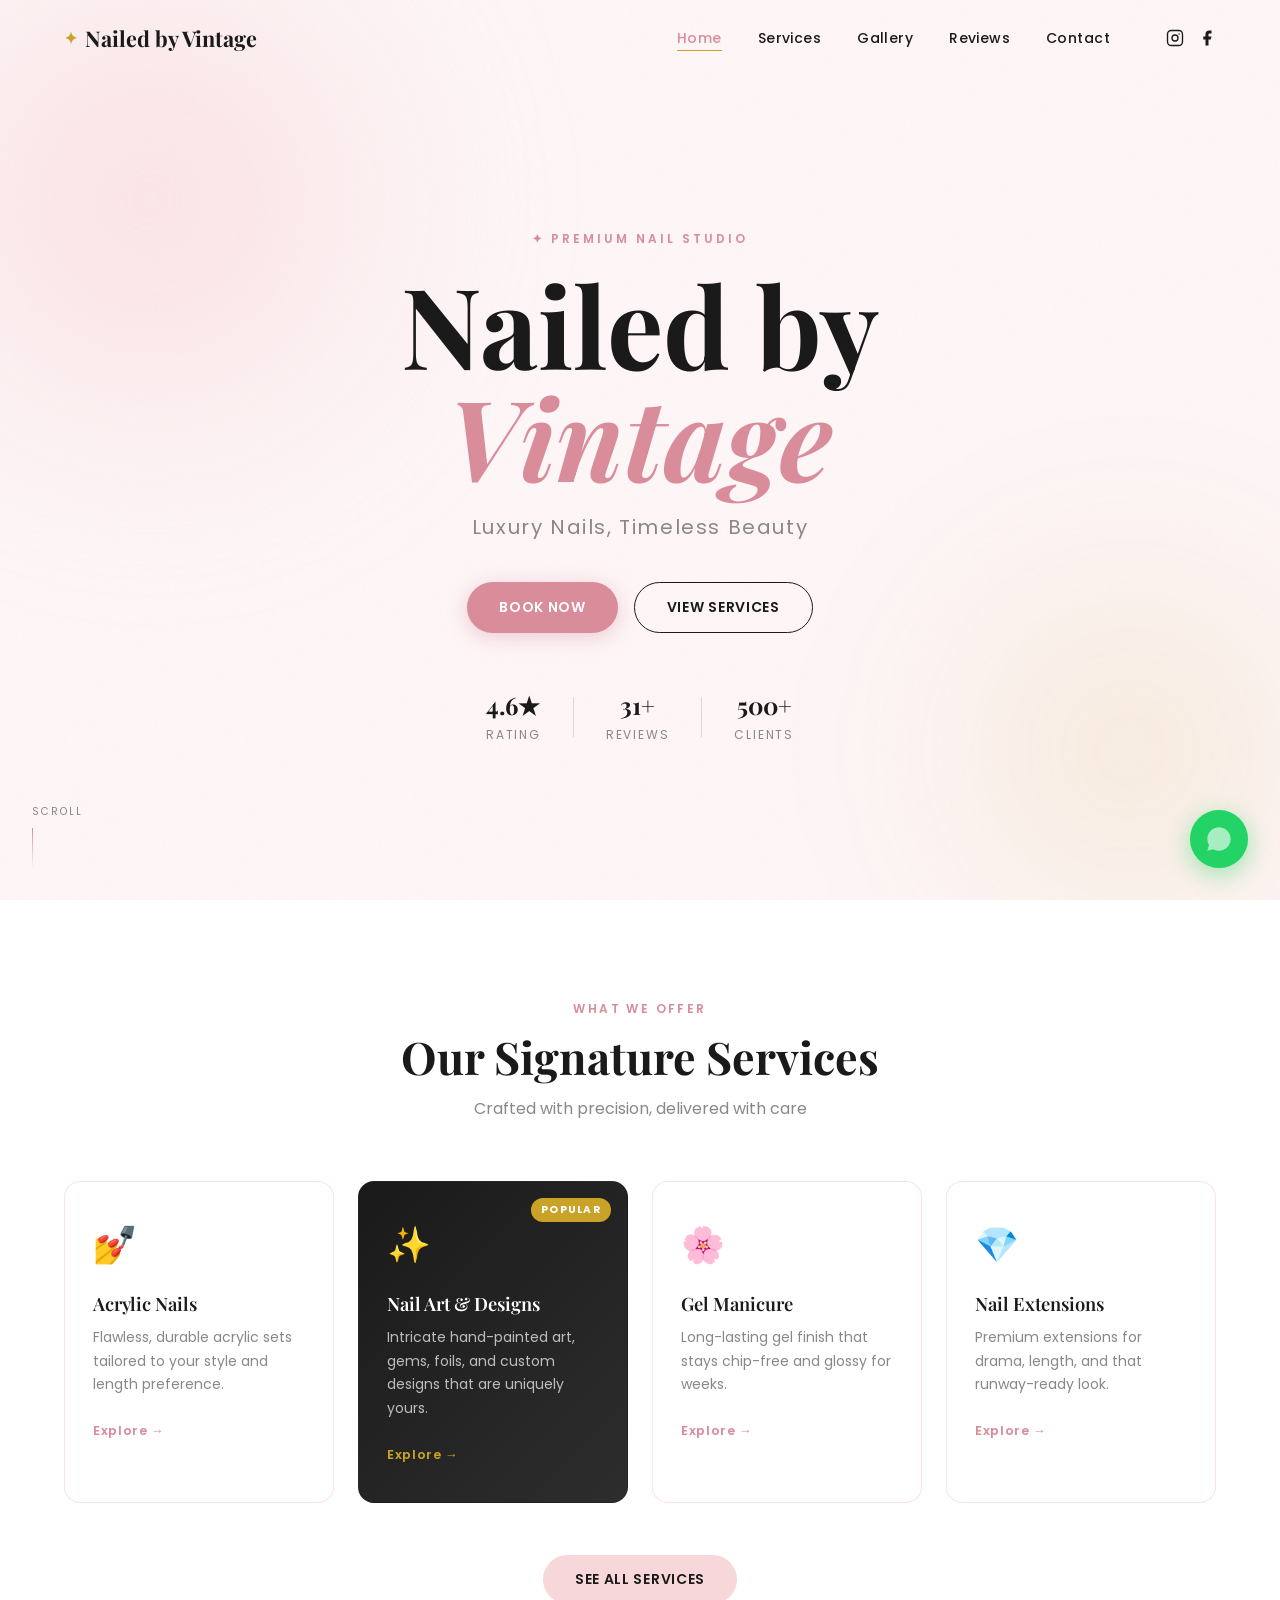
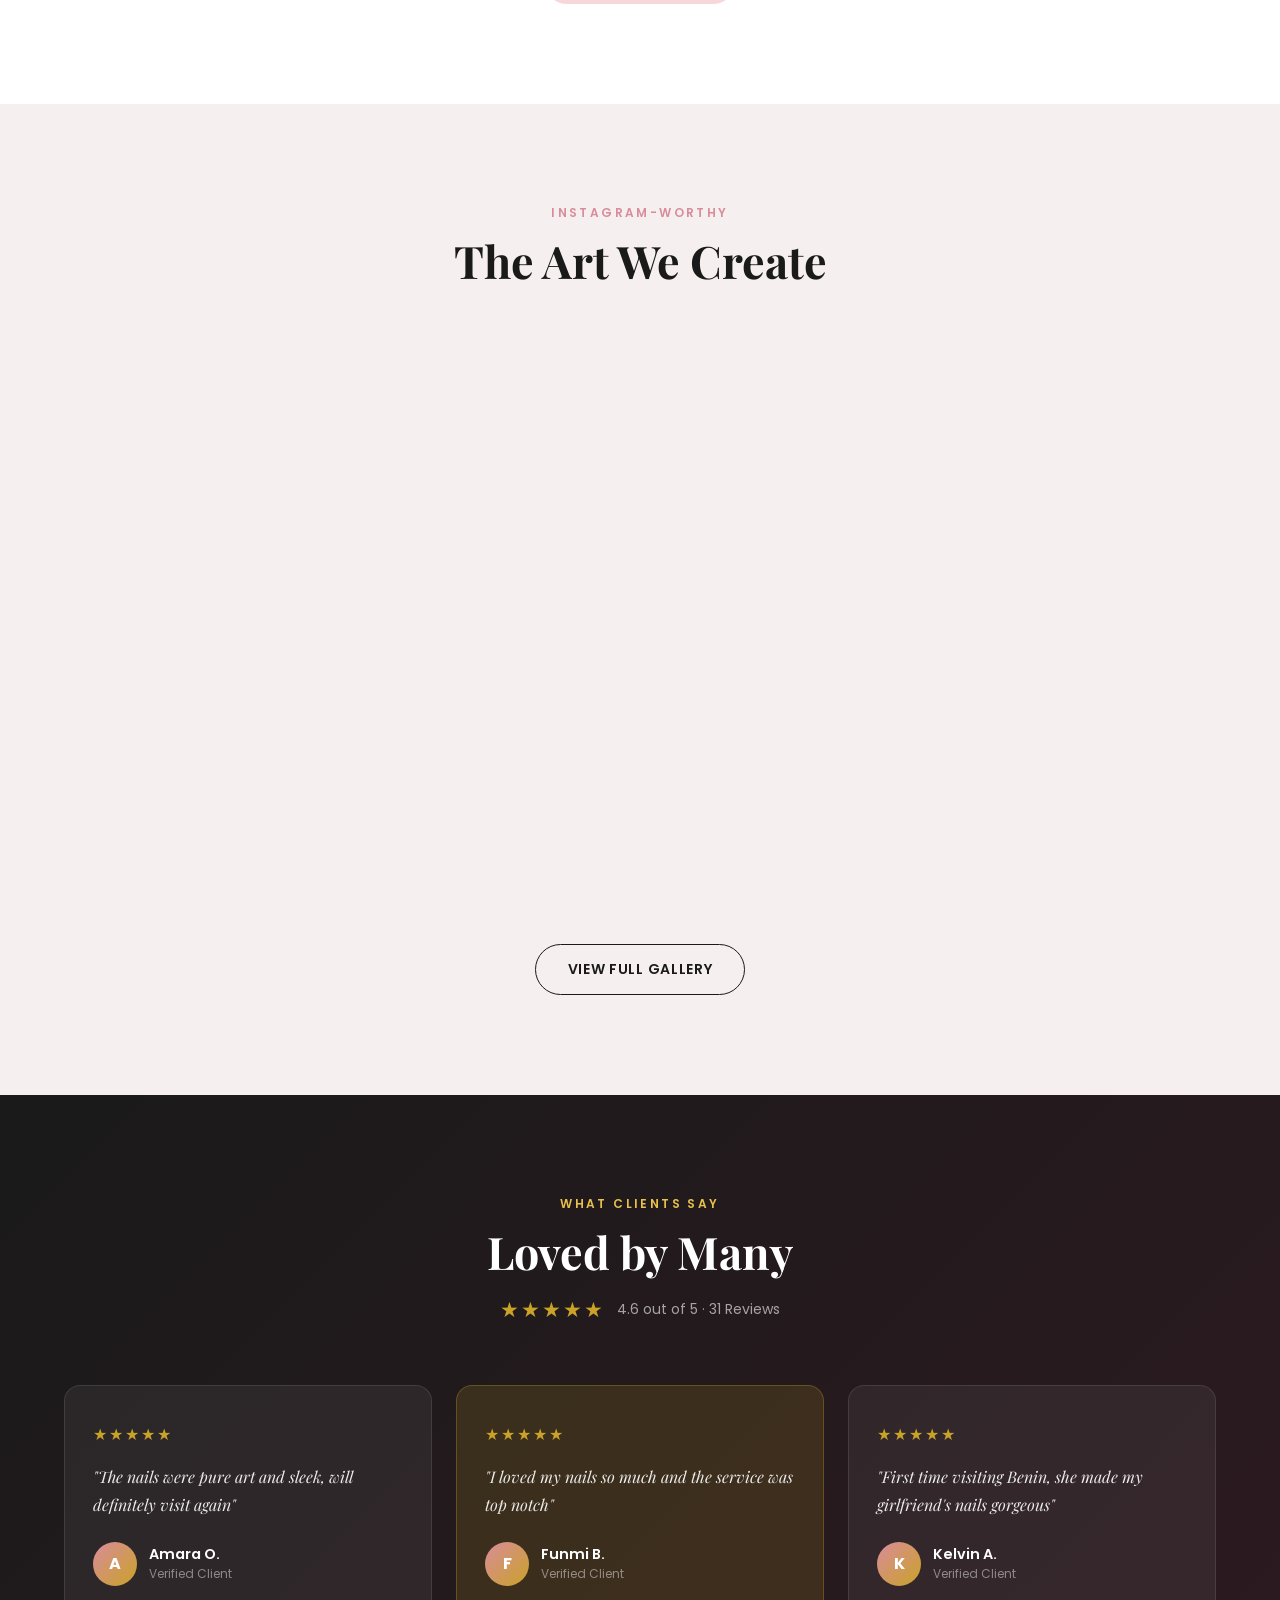
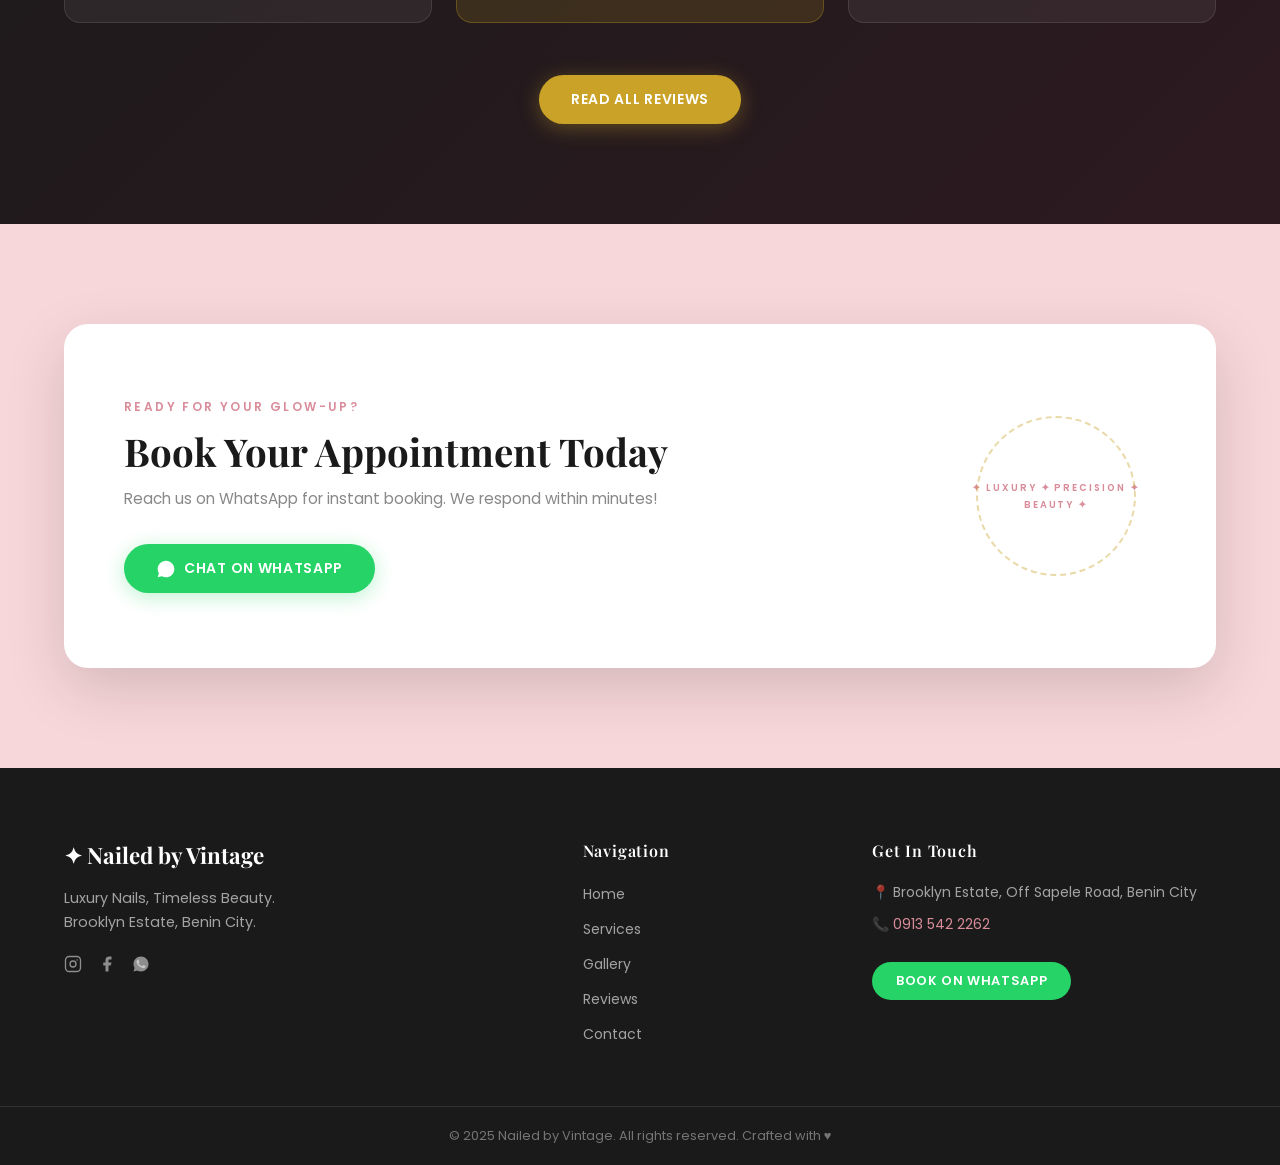
<file: index.html>
<!DOCTYPE html>
<html lang="en">
<head>
  <meta charset="UTF-8" />
  <meta name="viewport" content="width=device-width, initial-scale=1.0"/>
  <title>Nailed by Vintage — Luxury Nails, Timeless Beauty</title>
  <link rel="preconnect" href="https://fonts.googleapis.com"/>
  <link rel="preconnect" href="https://fonts.gstatic.com" crossorigin/>
  <link href="https://fonts.googleapis.com/css2?family=Playfair+Display:ital,wght@0,400;0,600;0,700;1,400;1,600&family=Poppins:wght@300;400;500;600&display=swap" rel="stylesheet"/>
  <link rel="stylesheet" href="css/style.css"/>
  <link rel="stylesheet" href="css/home.css"/>
</head>
<body>

  <!-- NAV -->
  <nav class="navbar" id="navbar">
    <div class="nav-container">
      <a href="index.html" class="logo">
        <span class="logo-icon">✦</span>
        <span>Nailed by Vintage</span>
      </a>
      <ul class="nav-links" id="navLinks">
        <li><a href="index.html" class="active">Home</a></li>
        <li><a href="services.html">Services</a></li>
        <li><a href="gallery.html">Gallery</a></li>
        <li><a href="reviews.html">Reviews</a></li>
        <li><a href="contact.html">Contact</a></li>
      </ul>
      <div class="nav-social">
          <a href="https://instagram.com/nailedby_vintage" class="social-link" target="_blank" aria-label="Instagram">
          <svg viewBox="0 0 24 24" fill="none" stroke="currentColor" stroke-width="1.8" width="19" height="19"><rect x="2" y="2" width="20" height="20" rx="5"/><circle cx="12" cy="12" r="4"/><circle cx="17.5" cy="6.5" r="1" fill="currentColor" stroke="none"/></svg>
        </a>
        <a href="https://facebook.com/nailedbyvintage" class="social-link" target="_blank" aria-label="Facebook">
          <svg viewBox="0 0 24 24" fill="currentColor" width="19" height="19"><path d="M18 2h-3a5 5 0 0 0-5 5v3H7v4h3v8h4v-8h3l1-4h-4V7a1 1 0 0 1 1-1h3z"/></svg>
        </a>
      </div>
      <button class="nav-toggle" id="navToggle" aria-label="Toggle menu">
        <span></span><span></span><span></span>
      </button>
    </div>
  </nav>

  <!-- HERO -->
  <section class="hero">
    <div class="hero-bg">
      <div class="hero-orb hero-orb-1"></div>
      <div class="hero-orb hero-orb-2"></div>
      <div class="hero-grain"></div>
    </div>
    <div class="hero-content">
      <p class="hero-eyebrow">✦ Premium Nail Studio</p>
      <h1 class="hero-title">
        <span class="hero-title-line">Nailed by</span>
        <span class="hero-title-line italic">Vintage</span>
      </h1>
      <p class="hero-sub">Luxury Nails, Timeless Beauty</p>
      <div class="hero-cta">
        <a href="https://wa.me/2349135422262" class="btn btn-primary" target="_blank">Book Now</a>
        <a href="services.html" class="btn btn-outline">View Services</a>
      </div>
      <div class="hero-stats">
        <div class="stat"><span class="stat-num">4.6★</span><span class="stat-label">Rating</span></div>
        <div class="stat-divider"></div>
        <div class="stat"><span class="stat-num">31+</span><span class="stat-label">Reviews</span></div>
        <div class="stat-divider"></div>
        <div class="stat"><span class="stat-num">500+</span><span class="stat-label">Clients</span></div>
      </div>
    </div>
    <div class="hero-scroll">
      <span>Scroll</span>
      <div class="scroll-line"></div>
    </div>
  </section>

  <!-- FEATURED SERVICES -->
  <section class="section featured-services">
    <div class="container">
      <div class="section-header">
        <p class="section-eyebrow">What We Offer</p>
        <h2 class="section-title">Our Signature Services</h2>
        <p class="section-sub">Crafted with precision, delivered with care</p>
      </div>
      <div class="services-grid">
        <div class="service-card" data-delay="0">
          <div class="service-icon">💅</div>
          <h3>Acrylic Nails</h3>
          <p>Flawless, durable acrylic sets tailored to your style and length preference.</p>
          <a href="services.html" class="card-link">Explore →</a>
        </div>
        <div class="service-card featured-card" data-delay="1">
          <div class="featured-badge">Popular</div>
          <div class="service-icon">✨</div>
          <h3>Nail Art & Designs</h3>
          <p>Intricate hand-painted art, gems, foils, and custom designs that are uniquely yours.</p>
          <a href="services.html" class="card-link">Explore →</a>
        </div>
        <div class="service-card" data-delay="2">
          <div class="service-icon">🌸</div>
          <h3>Gel Manicure</h3>
          <p>Long-lasting gel finish that stays chip-free and glossy for weeks.</p>
          <a href="services.html" class="card-link">Explore →</a>
        </div>
        <div class="service-card" data-delay="3">
          <div class="service-icon">💎</div>
          <h3>Nail Extensions</h3>
          <p>Premium extensions for drama, length, and that runway-ready look.</p>
          <a href="services.html" class="card-link">Explore →</a>
        </div>
      </div>
      <div class="center-cta">
        <a href="services.html" class="btn btn-secondary">See All Services</a>
      </div>
    </div>
  </section>

  <!-- GALLERY PREVIEW -->
  <section class="section gallery-preview">
    <div class="container">
      <div class="section-header">
        <p class="section-eyebrow">Instagram-Worthy</p>
        <h2 class="section-title">The Art We Create</h2>
      </div>
      <div class="gallery-insta-grid">
        <div class="gi-item gi-tall">
          <div class="gi-inner" style="background: url('https://lh3.googleusercontent.com/p/AF1QipP1cbZ5xxGM9T0__vHyw4RW4J_iKOnZ_-RUXCs5=w243-h406-n-k-no-nu') center/cover no-repeat;"></div>
          <div class="gi-overlay"><span>View Gallery</span></div>
        </div>
        <div class="gi-item">
          <div class="gi-inner" style="background: url('https://lh3.googleusercontent.com/p/AF1QipPmYyips8SGFZAhS4YNzqhtyUJKSxzol1foKbvf=w243-h406-n-k-no-nu') center/cover no-repeat;"></div>
          <div class="gi-overlay"><span>Nail Art</span></div>
        </div>
        <div class="gi-item">
          <div class="gi-inner" style="background: url('https://lh3.googleusercontent.com/p/AF1QipNlBf4OvYP4_sjSNpwZMApKcOGclc8z3gqK2V6A=w243-h406-n-k-no-nu') center/cover no-repeat;"></div>
          <div class="gi-overlay"><span>Acrylics</span></div>
        </div>
        <div class="gi-item gi-wide">
          <div class="gi-inner" style="background: url('https://lh3.googleusercontent.com/p/AF1QipOHhti31MmHPsWxGwDB0DjT8GQfOSQDMWAkyBei=w243-h406-n-k-no-nu') center/cover no-repeat;"></div>
          <div class="gi-overlay"><span>Gel Manicure</span></div>
        </div>
        <div class="gi-item">
          <div class="gi-inner" style="background: url('https://lh3.googleusercontent.com/p/AF1QipMrRuwm8bjkCQ8FSDumFjmBMg86T3CFy7icjfjz=w243-h406-n-k-no-nu') center/cover no-repeat;"></div>
          <div class="gi-overlay"><span>Extensions</span></div>
        </div>
      </div>
      <div class="center-cta">
        <a href="gallery.html" class="btn btn-outline">View Full Gallery</a>
      </div>
    </div>
  </section>

  <!-- TESTIMONIALS PREVIEW -->
  <section class="section testimonials-preview">
    <div class="container">
      <div class="section-header light">
        <p class="section-eyebrow">What Clients Say</p>
        <h2 class="section-title">Loved by Many</h2>
        <div class="rating-display">
          <span class="stars">★★★★★</span>
          <span class="rating-text">4.6 out of 5 · 31 Reviews</span>
        </div>
      </div>
      <div class="testi-grid">
        <div class="testi-card">
          <div class="testi-stars">★★★★★</div>
          <p class="testi-text">"The nails were pure art and sleek, will definitely visit again"</p>
          <div class="testi-author">
            <div class="testi-avatar">A</div>
            <div>
              <p class="testi-name">Amara O.</p>
              <p class="testi-date">Verified Client</p>
            </div>
          </div>
        </div>
        <div class="testi-card testi-featured">
          <div class="testi-stars">★★★★★</div>
          <p class="testi-text">"I loved my nails so much and the service was top notch"</p>
          <div class="testi-author">
            <div class="testi-avatar">F</div>
            <div>
              <p class="testi-name">Funmi B.</p>
              <p class="testi-date">Verified Client</p>
            </div>
          </div>
        </div>
        <div class="testi-card">
          <div class="testi-stars">★★★★★</div>
          <p class="testi-text">"First time visiting Benin, she made my girlfriend's nails gorgeous"</p>
          <div class="testi-author">
            <div class="testi-avatar">K</div>
            <div>
              <p class="testi-name">Kelvin A.</p>
              <p class="testi-date">Verified Client</p>
            </div>
          </div>
        </div>
      </div>
      <div class="center-cta">
        <a href="reviews.html" class="btn btn-gold">Read All Reviews</a>
      </div>
    </div>
  </section>

  <!-- WHATSAPP CTA SECTION -->
  <section class="section whatsapp-cta-section">
    <div class="container">
      <div class="wa-cta-box">
        <div class="wa-cta-content">
          <p class="wa-eyebrow">Ready for your glow-up?</p>
          <h2>Book Your Appointment Today</h2>
          <p class="wa-sub">Reach us on WhatsApp for instant booking. We respond within minutes!</p>
          <a href="https://wa.me/2349135422262" class="btn btn-whatsapp" target="_blank">
            <svg viewBox="0 0 24 24" fill="currentColor" width="20" height="20"><path d="M17.472 14.382c-.297-.149-1.758-.867-2.03-.967-.273-.099-.471-.148-.67.15-.197.297-.767.966-.94 1.164-.173.199-.347.223-.644.075-.297-.15-1.255-.463-2.39-1.475-.883-.788-1.48-1.761-1.653-2.059-.173-.297-.018-.458.13-.606.134-.133.298-.347.446-.52.149-.174.198-.298.298-.497.099-.198.05-.371-.025-.52-.075-.149-.669-1.612-.916-2.207-.242-.579-.487-.5-.669-.51-.173-.008-.371-.01-.57-.01-.198 0-.52.074-.792.372-.272.297-1.04 1.016-1.04 2.479 0 1.462 1.065 2.875 1.213 3.074.149.198 2.096 3.2 5.077 4.487.709.306 1.262.489 1.694.625.712.227 1.36.195 1.871.118.571-.085 1.758-.719 2.006-1.413.248-.694.248-1.289.173-1.413-.074-.124-.272-.198-.57-.347z"/><path d="M12 2C6.477 2 2 6.477 2 12c0 1.89.525 3.66 1.438 5.168L2 22l4.979-1.306A9.953 9.953 0 0 0 12 22c5.523 0 10-4.477 10-10S17.523 2 12 2z" fill-rule="evenodd" clip-rule="evenodd"/></svg>
            Chat on WhatsApp
          </a>
        </div>
        <div class="wa-cta-deco">
          <div class="wa-deco-circle"></div>
          <div class="wa-deco-text">✦ Luxury ✦ Precision ✦ Beauty ✦</div>
        </div>
      </div>
    </div>
  </section>

  <!-- FOOTER -->
  <footer class="footer">
    <div class="footer-container">
      <div class="footer-brand">
        <a href="index.html" class="footer-logo">✦ Nailed by Vintage</a>
        <p>Luxury Nails, Timeless Beauty.<br/>Brooklyn Estate, Benin City.</p>
        <div class="footer-social">
         <a href="https://instagram.com/nailedby_vintage" target="_blank" aria-label="Instagram">
            <svg viewBox="0 0 24 24" fill="none" stroke="currentColor" stroke-width="1.8" width="18" height="18"><rect x="2" y="2" width="20" height="20" rx="5"/><circle cx="12" cy="12" r="4"/><circle cx="17.5" cy="6.5" r="1" fill="currentColor" stroke="none"/></svg>
          </a>
          <a href="https://facebook.com/nailedbyvintage" target="_blank" aria-label="Facebook">
            <svg viewBox="0 0 24 24" fill="currentColor" width="18" height="18"><path d="M18 2h-3a5 5 0 0 0-5 5v3H7v4h3v8h4v-8h3l1-4h-4V7a1 1 0 0 1 1-1h3z"/></svg>
          </a>
          <a href="https://wa.me/2349135422262" aria-label="WhatsApp"><svg viewBox="0 0 24 24" fill="currentColor" width="18" height="18"><path d="M17.472 14.382c-.297-.149-1.758-.867-2.03-.967-.273-.099-.471-.148-.67.15-.197.297-.767.966-.94 1.164-.173.199-.347.223-.644.075-.297-.15-1.255-.463-2.39-1.475-.883-.788-1.48-1.761-1.653-2.059-.173-.297-.018-.458.13-.606.134-.133.298-.347.446-.52.149-.174.198-.298.298-.497.099-.198.05-.371-.025-.52-.075-.149-.669-1.612-.916-2.207-.242-.579-.487-.5-.669-.51-.173-.008-.371-.01-.57-.01-.198 0-.52.074-.792.372-.272.297-1.04 1.016-1.04 2.479 0 1.462 1.065 2.875 1.213 3.074.149.198 2.096 3.2 5.077 4.487.709.306 1.262.489 1.694.625.712.227 1.36.195 1.871.118.571-.085 1.758-.719 2.006-1.413.248-.694.248-1.289.173-1.413-.074-.124-.272-.198-.57-.347z"/><path d="M12 2C6.477 2 2 6.477 2 12c0 1.89.525 3.66 1.438 5.168L2 22l4.979-1.306A9.953 9.953 0 0 0 12 22c5.523 0 10-4.477 10-10S17.523 2 12 2z"/></svg></a>
        </div>
      </div>
      <div class="footer-links">
        <h4>Navigation</h4>
        <ul>
          <li><a href="index.html">Home</a></li>
          <li><a href="services.html">Services</a></li>
          <li><a href="gallery.html">Gallery</a></li>
          <li><a href="reviews.html">Reviews</a></li>
          <li><a href="contact.html">Contact</a></li>
        </ul>
      </div>
      <div class="footer-contact">
        <h4>Get In Touch</h4>
        <p>📍 Brooklyn Estate, Off Sapele Road, Benin City</p>
        <p>📞 <a href="tel:09135422262">0913 542 2262</a></p>
        <a href="https://wa.me/2349135422262" class="footer-wa-btn" target="_blank">Book on WhatsApp</a>
       
      </div>
    </div>
    <div class="footer-bottom">
      <p>© 2025 Nailed by Vintage. All rights reserved. Crafted with ♥</p>
    </div>
  </footer>

  <!-- FLOATING WHATSAPP -->
  <a href="https://wa.me/2349135422262" class="float-wa" target="_blank" aria-label="Chat on WhatsApp">
    <svg viewBox="0 0 24 24" fill="currentColor" width="28" height="28"><path d="M17.472 14.382c-.297-.149-1.758-.867-2.03-.967-.273-.099-.471-.148-.67.15-.197.297-.767.966-.94 1.164-.173.199-.347.223-.644.075-.297-.15-1.255-.463-2.39-1.475-.883-.788-1.48-1.761-1.653-2.059-.173-.297-.018-.458.13-.606.134-.133.298-.347.446-.52.149-.174.198-.298.298-.497.099-.198.05-.371-.025-.52-.075-.149-.669-1.612-.916-2.207-.242-.579-.487-.5-.669-.51-.173-.008-.371-.01-.57-.01-.198 0-.52.074-.792.372-.272.297-1.04 1.016-1.04 2.479 0 1.462 1.065 2.875 1.213 3.074.149.198 2.096 3.2 5.077 4.487.709.306 1.262.489 1.694.625.712.227 1.36.195 1.871.118.571-.085 1.758-.719 2.006-1.413.248-.694.248-1.289.173-1.413-.074-.124-.272-.198-.57-.347z"/><path d="M12 2C6.477 2 2 6.477 2 12c0 1.89.525 3.66 1.438 5.168L2 22l4.979-1.306A9.953 9.953 0 0 0 12 22c5.523 0 10-4.477 10-10S17.523 2 12 2z"/></svg>
    <span class="float-wa-pulse"></span>
  </a>

  <script src="js/main.js"></script>
</body>
</html>
</file>
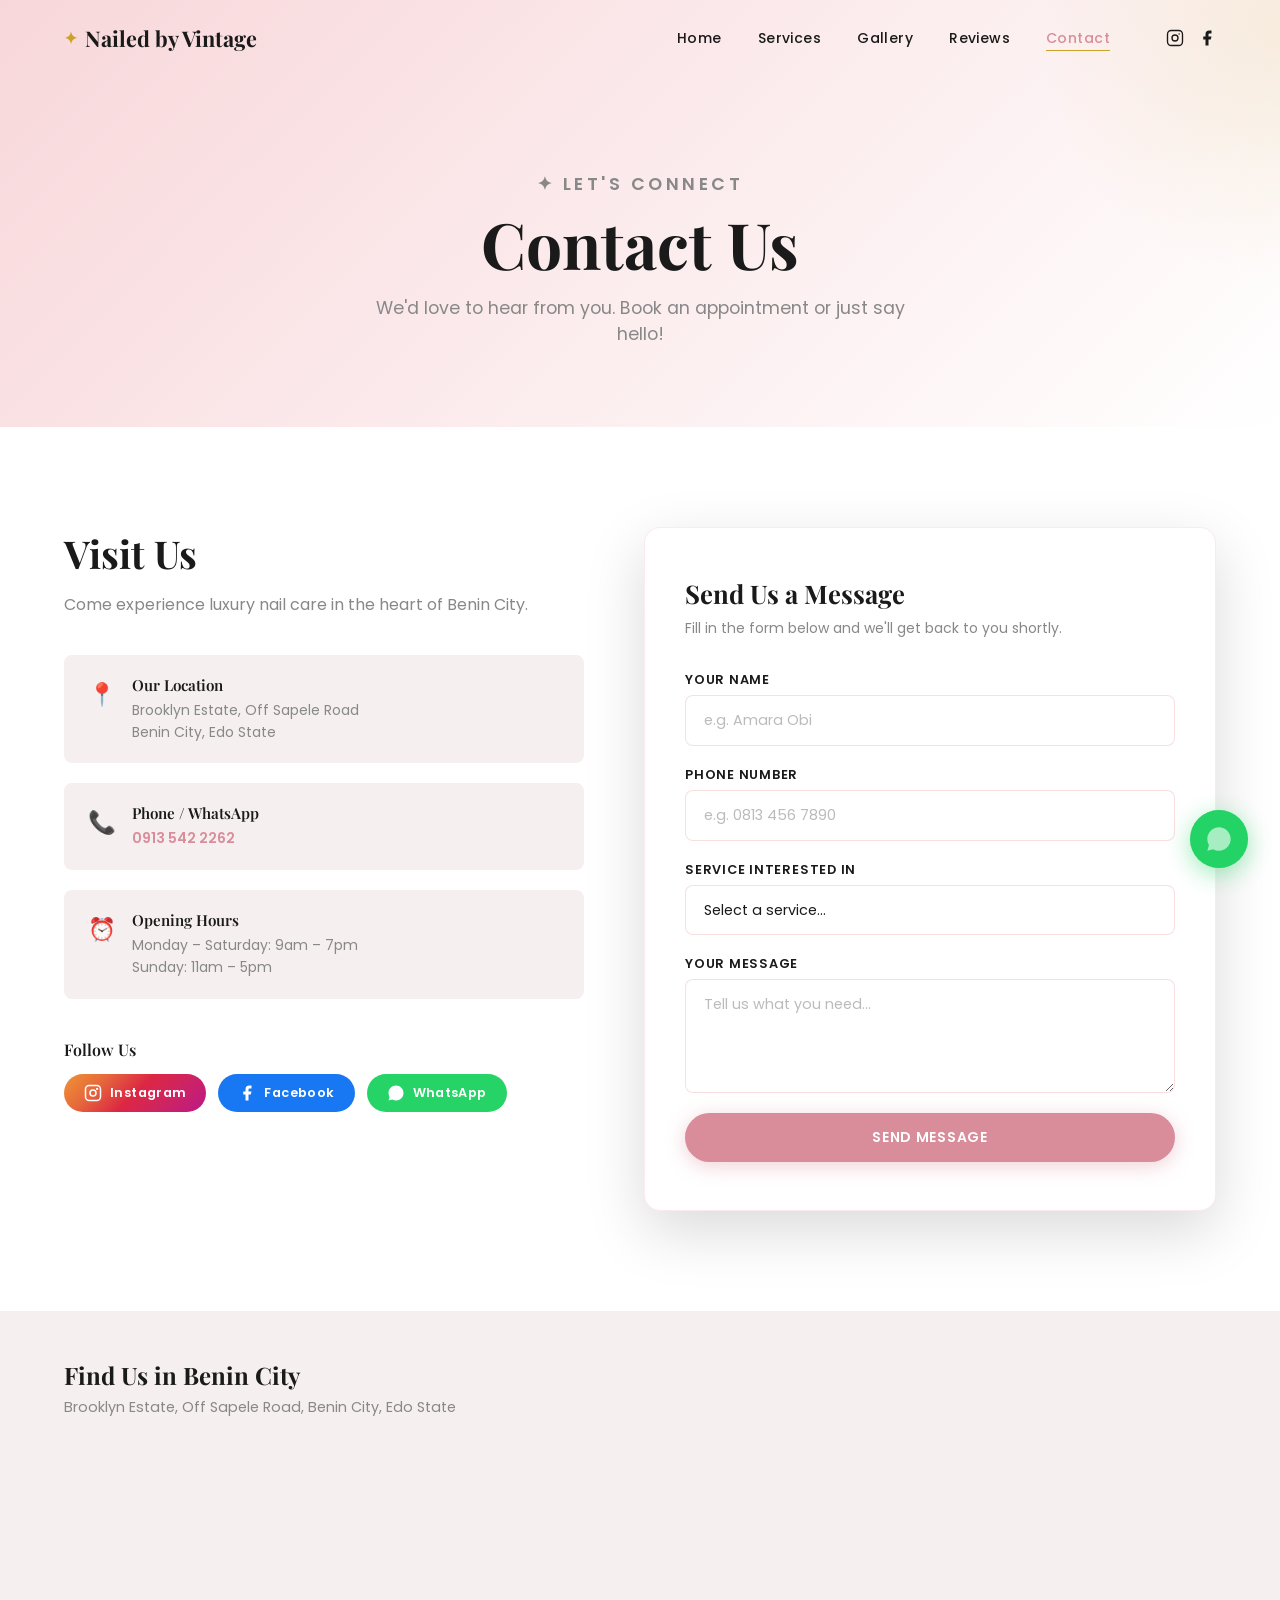
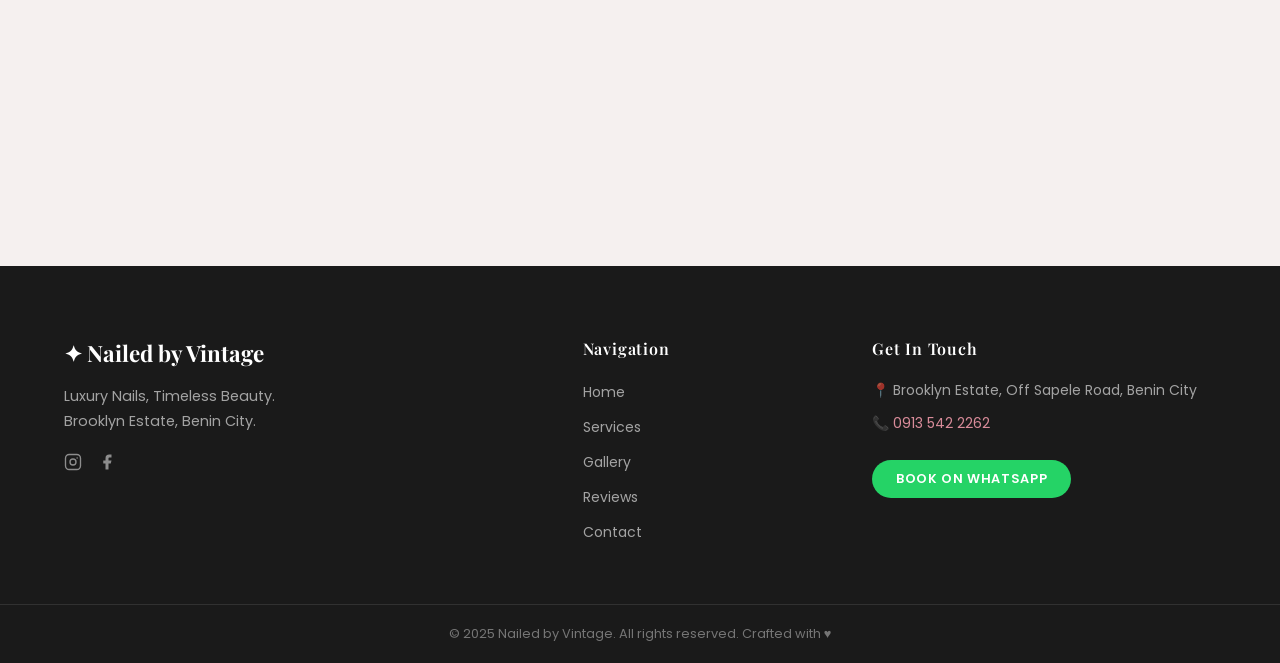
<file: contact.html>
<!DOCTYPE html>
<html lang="en">
<head>
  <meta charset="UTF-8"/>
  <meta name="viewport" content="width=device-width, initial-scale=1.0"/>
  <title>Contact — Nailed by Vintage</title>
  <link rel="preconnect" href="https://fonts.googleapis.com"/>
  <link rel="preconnect" href="https://fonts.gstatic.com" crossorigin/>
  <link href="https://fonts.googleapis.com/css2?family=Playfair+Display:ital,wght@0,400;0,600;0,700;1,400&family=Poppins:wght@300;400;500;600&display=swap" rel="stylesheet"/>
  <link rel="stylesheet" href="css/style.css"/>
  <link rel="stylesheet" href="css/contact.css"/>
</head>
<body>

  <nav class="navbar" id="navbar">
    <div class="nav-container">
      <a href="index.html" class="logo"><span class="logo-icon">✦</span><span>Nailed by Vintage</span></a>
      <ul class="nav-links" id="navLinks">
        <li><a href="index.html">Home</a></li>
        <li><a href="services.html">Services</a></li>
        <li><a href="gallery.html">Gallery</a></li>
        <li><a href="reviews.html">Reviews</a></li>
        <li><a href="contact.html" class="active">Contact</a></li>
      </ul>
      <div class="nav-social">
          <a href="https://instagram.com/nailedby_vintage" class="social-link" target="_blank" aria-label="Instagram">
          <svg viewBox="0 0 24 24" fill="none" stroke="currentColor" stroke-width="1.8" width="19" height="19"><rect x="2" y="2" width="20" height="20" rx="5"/><circle cx="12" cy="12" r="4"/><circle cx="17.5" cy="6.5" r="1" fill="currentColor" stroke="none"/></svg>
        </a>
        <a href="https://facebook.com/nailedbyvintage" class="social-link" target="_blank" aria-label="Facebook">
          <svg viewBox="0 0 24 24" fill="currentColor" width="19" height="19"><path d="M18 2h-3a5 5 0 0 0-5 5v3H7v4h3v8h4v-8h3l1-4h-4V7a1 1 0 0 1 1-1h3z"/></svg>
        </a>
      </div>
      <button class="nav-toggle" id="navToggle"><span></span><span></span><span></span></button>
    </div>
  </nav>

  <section class="page-hero">
    <p class="page-hero-eyebrow">✦ Let's Connect</p>
    <h1>Contact Us</h1>
    <p>We'd love to hear from you. Book an appointment or just say hello!</p>
  </section>

  <section class="section contact-section">
    <div class="container">
      <div class="contact-grid">

        <!-- CONTACT INFO -->
        <div class="contact-info">
          <h2>Visit Us</h2>
          <p class="contact-tagline">Come experience luxury nail care in the heart of Benin City.</p>

          <div class="info-cards">
            <div class="info-card">
              <div class="info-icon">📍</div>
              <div>
                <h4>Our Location</h4>
                <p>Brooklyn Estate, Off Sapele Road<br/>Benin City, Edo State</p>
              </div>
            </div>
            <div class="info-card">
              <div class="info-icon">📞</div>
              <div>
                <h4>Phone / WhatsApp</h4>
                <p><a href="tel:09135422262">0913 542 2262</a></p>
              </div>
            </div>
            <div class="info-card">
              <div class="info-icon">⏰</div>
              <div>
                <h4>Opening Hours</h4>
                <p>Monday – Saturday: 9am – 7pm<br/>Sunday: 11am – 5pm</p>
              </div>
            </div>
          </div>

          <div class="contact-social">
            <h4>Follow Us</h4>
            <div class="social-links-row">
              <a href="#" class="soc-btn soc-insta">
                <svg viewBox="0 0 24 24" fill="none" stroke="currentColor" stroke-width="2" width="18" height="18"><rect x="2" y="2" width="20" height="20" rx="5"/><circle cx="12" cy="12" r="4"/><circle cx="17.5" cy="6.5" r="1.5" fill="currentColor" stroke="none"/></svg>
                Instagram
              </a>
              <a href="#" class="soc-btn soc-fb">
                <svg viewBox="0 0 24 24" fill="currentColor" width="18" height="18"><path d="M18 2h-3a5 5 0 0 0-5 5v3H7v4h3v8h4v-8h3l1-4h-4V7a1 1 0 0 1 1-1h3z"/></svg>
                Facebook
              </a>
              <a href="https://wa.me/2349135422262" class="soc-btn soc-wa" target="_blank">
                <svg viewBox="0 0 24 24" fill="currentColor" width="18" height="18"><path d="M17.472 14.382c-.297-.149-1.758-.867-2.03-.967-.273-.099-.471-.148-.67.15-.197.297-.767.966-.94 1.164-.173.199-.347.223-.644.075-.297-.15-1.255-.463-2.39-1.475-.883-.788-1.48-1.761-1.653-2.059-.173-.297-.018-.458.13-.606.134-.133.298-.347.446-.52.149-.174.198-.298.298-.497.099-.198.05-.371-.025-.52-.075-.149-.669-1.612-.916-2.207-.242-.579-.487-.5-.669-.51-.173-.008-.371-.01-.57-.01-.198 0-.52.074-.792.372-.272.297-1.04 1.016-1.04 2.479 0 1.462 1.065 2.875 1.213 3.074.149.198 2.096 3.2 5.077 4.487.709.306 1.262.489 1.694.625.712.227 1.36.195 1.871.118.571-.085 1.758-.719 2.006-1.413.248-.694.248-1.289.173-1.413-.074-.124-.272-.198-.57-.347z"/><path d="M12 2C6.477 2 2 6.477 2 12c0 1.89.525 3.66 1.438 5.168L2 22l4.979-1.306A9.953 9.953 0 0 0 12 22c5.523 0 10-4.477 10-10S17.523 2 12 2z"/></svg>
                WhatsApp
              </a>
            </div>
          </div>
        </div>

        <!-- CONTACT FORM -->
        <div class="contact-form-wrap reveal">
          <div class="form-card">
            <h3>Send Us a Message</h3>
            <p>Fill in the form below and we'll get back to you shortly.</p>
            <form class="contact-form" id="contactForm">
              <div class="form-group">
                <label for="name">Your Name</label>
                <input type="text" id="name" name="name" placeholder="e.g. Amara Obi" required/>
              </div>
              <div class="form-group">
                <label for="phone">Phone Number</label>
                <input type="tel" id="phone" name="phone" placeholder="e.g. 0813 456 7890" required/>
              </div>
              <div class="form-group">
                <label for="service">Service Interested In</label>
                <select id="service" name="service">
                  <option value="">Select a service…</option>
                  <option>Acrylic Nails</option>
                  <option>Gel Manicure</option>
                  <option>Nail Extensions</option>
                  <option>Nail Art & Designs</option>
                  <option>Pedicure</option>
                  <option>Nail Polish Change</option>
                  <option>Poly Gel</option>
                  <option>Other</option>
                </select>
              </div>
              <div class="form-group">
                <label for="message">Your Message</label>
                <textarea id="message" name="message" rows="4" placeholder="Tell us what you need…"></textarea>
              </div>
              <button type="submit" class="btn btn-primary" style="width:100%; justify-content:center;">Send Message</button>
            </form>
            <div class="form-success" id="formSuccess">
              <div class="success-icon">✓</div>
              <h4>Message Sent!</h4>
              <p>Thank you! We'll reach out to you soon on WhatsApp or phone.</p>
            </div>
          </div>
        </div>

      </div>
    </div>
  </section>

  <!-- MAP SECTION -->
  <section class="map-section">
    <div class="map-header">
      <div class="container">
        <h3>Find Us in Benin City</h3>
        <p>Brooklyn Estate, Off Sapele Road, Benin City, Edo State</p>
      </div>
    </div>
    <div class="map-embed">
      <!-- Google Maps embed for Sapele Road area, Benin City -->
      <iframe
        src="https://www.google.com/maps/embed?pb=!1m18!1m12!1m3!1d63431.64543791098!2d5.588793!3d6.338743!2m3!1f0!2f0!3f0!3m2!1i1024!2i768!4f13.1!3m3!1m2!1s0x1040c3fa04e7a775%3A0x3beec36b9ac25d31!2sSapele%20Road%2C%20Benin%20City%2C%20Edo%20State!5e0!3m2!1sen!2sng!4v1700000000000"
        width="100%" height="420"
        style="border:0; display:block;"
        allowfullscreen=""
        loading="lazy"
        referrerpolicy="no-referrer-when-downgrade"
        title="Nailed by Vintage Location">
      </iframe>
    </div>
  </section>

  <!-- FOOTER -->
  <footer class="footer">
    <div class="footer-container">
      <div class="footer-brand">
        <a href="index.html" class="footer-logo">✦ Nailed by Vintage</a>
        <p>Luxury Nails, Timeless Beauty.<br/>Brooklyn Estate, Benin City.</p>
        <div class="footer-social">
         <a href="https://instagram.com/nailedby_vintage" target="_blank" aria-label="Instagram">
            <svg viewBox="0 0 24 24" fill="none" stroke="currentColor" stroke-width="1.8" width="18" height="18"><rect x="2" y="2" width="20" height="20" rx="5"/><circle cx="12" cy="12" r="4"/><circle cx="17.5" cy="6.5" r="1" fill="currentColor" stroke="none"/></svg>
          </a>
          <a href="https://facebook.com/nailedbyvintage" target="_blank" aria-label="Facebook">
            <svg viewBox="0 0 24 24" fill="currentColor" width="18" height="18"><path d="M18 2h-3a5 5 0 0 0-5 5v3H7v4h3v8h4v-8h3l1-4h-4V7a1 1 0 0 1 1-1h3z"/></svg>
          </a>
        </div>
      </div>
      <div class="footer-links">
        <h4>Navigation</h4>
        <ul>
          <li><a href="index.html">Home</a></li>
          <li><a href="services.html">Services</a></li>
          <li><a href="gallery.html">Gallery</a></li>
          <li><a href="reviews.html">Reviews</a></li>
          <li><a href="contact.html">Contact</a></li>
        </ul>
      </div>
      <div class="footer-contact">
        <h4>Get In Touch</h4>
        <p>📍 Brooklyn Estate, Off Sapele Road, Benin City</p>
        <p>📞 <a href="tel:09135422262">0913 542 2262</a></p>
        <a href="https://wa.me/2349135422262" class="footer-wa-btn" target="_blank">Book on WhatsApp</a>
      </div>
    </div>
    <div class="footer-bottom"><p>© 2025 Nailed by Vintage. All rights reserved. Crafted with ♥</p></div>
  </footer>

  <a href="https://wa.me/2349135422262" class="float-wa" target="_blank">
    <svg viewBox="0 0 24 24" fill="currentColor" width="28" height="28"><path d="M17.472 14.382c-.297-.149-1.758-.867-2.03-.967-.273-.099-.471-.148-.67.15-.197.297-.767.966-.94 1.164-.173.199-.347.223-.644.075-.297-.15-1.255-.463-2.39-1.761-1.653-2.059-.173-.297-.018-.458.13-.606.134-.133.298-.347.446-.52.149-.174.198-.298.298-.497.099-.198.05-.371-.025-.52-.075-.149-.669-1.612-.916-2.207-.242-.579-.487-.5-.669-.51-.173-.008-.371-.01-.57-.01-.198 0-.52.074-.792.372-.272.297-1.04 1.016-1.04 2.479 0 1.462 1.065 2.875 1.213 3.074.149.198 2.096 3.2 5.077 4.487.709.306 1.262.489 1.694.625.712.227 1.36.195 1.871.118.571-.085 1.758-.719 2.006-1.413.248-.694.248-1.289.173-1.413-.074-.124-.272-.198-.57-.347z"/><path d="M12 2C6.477 2 2 6.477 2 12c0 1.89.525 3.66 1.438 5.168L2 22l4.979-1.306A9.953 9.953 0 0 0 12 22c5.523 0 10-4.477 10-10S17.523 2 12 2z"/></svg>
    <span class="float-wa-pulse"></span>
  </a>

  <script src="js/contact.js"></script>
  <script src="js/main.js"></script>
</body>
</html>
</file>
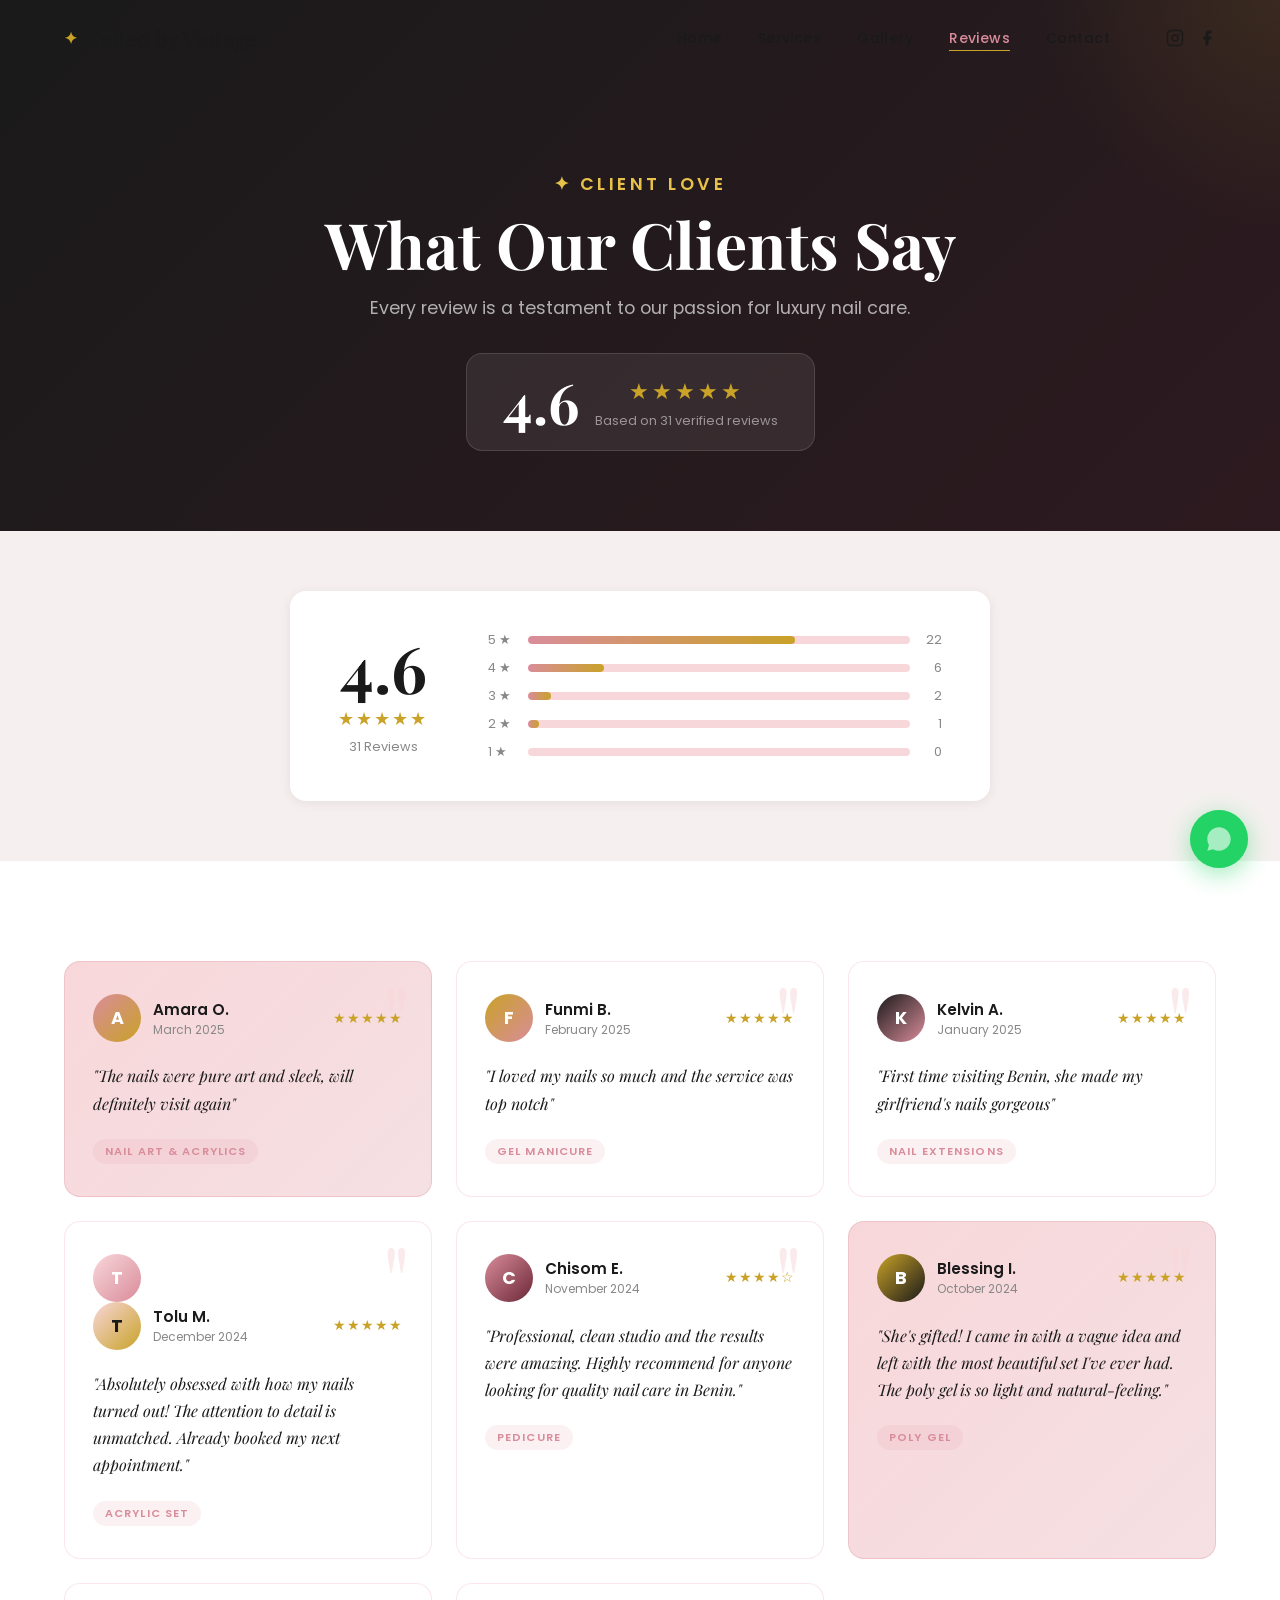
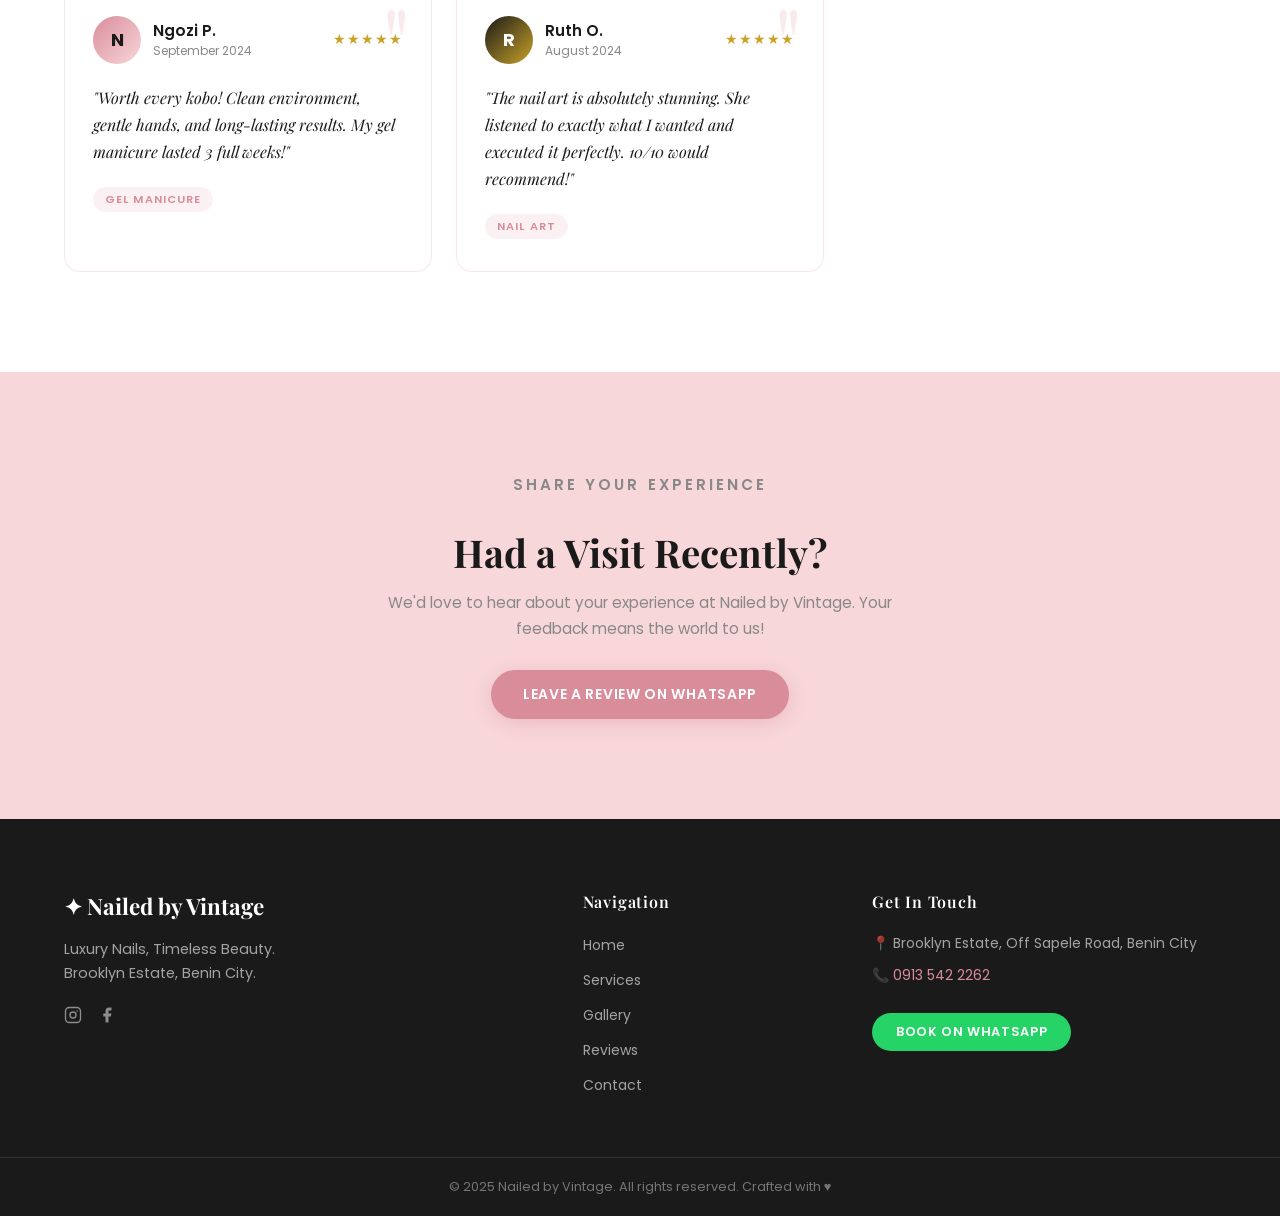
<file: reviews.html>
<!DOCTYPE html>
<html lang="en">
<head>
  <meta charset="UTF-8"/>
  <meta name="viewport" content="width=device-width, initial-scale=1.0"/>
  <title>Reviews — Nailed by Vintage</title>
  <link rel="preconnect" href="https://fonts.googleapis.com"/>
  <link rel="preconnect" href="https://fonts.gstatic.com" crossorigin/>
  <link href="https://fonts.googleapis.com/css2?family=Playfair+Display:ital,wght@0,400;0,600;0,700;1,400&family=Poppins:wght@300;400;500;600&display=swap" rel="stylesheet"/>
  <link rel="stylesheet" href="css/style.css"/>
  <link rel="stylesheet" href="css/reviews.css"/>
</head>
<body>

  <nav class="navbar" id="navbar">
    <div class="nav-container">
      <a href="index.html" class="logo"><span class="logo-icon">✦</span><span>Nailed by Vintage</span></a>
      <ul class="nav-links" id="navLinks">
        <li><a href="index.html">Home</a></li>
        <li><a href="services.html">Services</a></li>
        <li><a href="gallery.html">Gallery</a></li>
        <li><a href="reviews.html" class="active">Reviews</a></li>
        <li><a href="contact.html">Contact</a></li>
      </ul>
      <div class="nav-social">
         <a href="https://instagram.com/nailedby_vintage" class="social-link" target="_blank" aria-label="Instagram">
          <svg viewBox="0 0 24 24" fill="none" stroke="currentColor" stroke-width="1.8" width="19" height="19"><rect x="2" y="2" width="20" height="20" rx="5"/><circle cx="12" cy="12" r="4"/><circle cx="17.5" cy="6.5" r="1" fill="currentColor" stroke="none"/></svg>
        </a>
        <a href="https://facebook.com/nailedbyvintage" class="social-link" target="_blank" aria-label="Facebook">
          <svg viewBox="0 0 24 24" fill="currentColor" width="19" height="19"><path d="M18 2h-3a5 5 0 0 0-5 5v3H7v4h3v8h4v-8h3l1-4h-4V7a1 1 0 0 1 1-1h3z"/></svg>
        </a>
      </div>
      <button class="nav-toggle" id="navToggle"><span></span><span></span><span></span></button>
    </div>
  </nav>

  <section class="page-hero reviews-hero">
    <p class="page-hero-eyebrow">✦ Client Love</p>
    <h1>What Our Clients Say</h1>
    <p>Every review is a testament to our passion for luxury nail care.</p>
    <div class="hero-rating-box">
      <div class="rating-big">4.6</div>
      <div class="rating-right">
        <div class="stars-big">★★★★★</div>
        <p>Based on 31 verified reviews</p>
      </div>
    </div>
  </section>

  <!-- RATING BAR BREAKDOWN -->
  <section class="rating-breakdown-section">
    <div class="container">
      <div class="rating-breakdown">
        <div class="rb-left">
          <div class="rb-score">4.6</div>
          <div class="rb-stars">★★★★★</div>
          <p>31 Reviews</p>
        </div>
        <div class="rb-bars">
          <div class="rb-row">
            <span>5 ★</span>
            <div class="rb-track"><div class="rb-fill" style="width: 70%"></div></div>
            <span>22</span>
          </div>
          <div class="rb-row">
            <span>4 ★</span>
            <div class="rb-track"><div class="rb-fill" style="width: 20%"></div></div>
            <span>6</span>
          </div>
          <div class="rb-row">
            <span>3 ★</span>
            <div class="rb-track"><div class="rb-fill" style="width: 6%"></div></div>
            <span>2</span>
          </div>
          <div class="rb-row">
            <span>2 ★</span>
            <div class="rb-track"><div class="rb-fill" style="width: 3%"></div></div>
            <span>1</span>
          </div>
          <div class="rb-row">
            <span>1 ★</span>
            <div class="rb-track"><div class="rb-fill" style="width: 0%"></div></div>
            <span>0</span>
          </div>
        </div>
      </div>
    </div>
  </section>

  <!-- REVIEWS GRID -->
  <section class="section reviews-grid-section">
    <div class="container">
      <div class="reviews-grid">

        <div class="review-card review-featured reveal">
          <div class="review-top">
            <div class="reviewer-avatar" style="background: linear-gradient(135deg, #D98C9A, #C9A227);">A</div>
            <div>
              <p class="reviewer-name">Amara O.</p>
              <p class="review-date">March 2025</p>
            </div>
            <div class="review-stars ml-auto">★★★★★</div>
          </div>
          <p class="review-body">"The nails were pure art and sleek, will definitely visit again"</p>
          <div class="review-service-tag">Nail Art & Acrylics</div>
        </div>

        <div class="review-card reveal">
          <div class="review-top">
            <div class="reviewer-avatar" style="background: linear-gradient(135deg, #C9A227, #D98C9A);">F</div>
            <div>
              <p class="reviewer-name">Funmi B.</p>
              <p class="review-date">February 2025</p>
            </div>
            <div class="review-stars ml-auto">★★★★★</div>
          </div>
          <p class="review-body">"I loved my nails so much and the service was top notch"</p>
          <div class="review-service-tag">Gel Manicure</div>
        </div>

        <div class="review-card reveal">
          <div class="review-top">
            <div class="reviewer-avatar" style="background: linear-gradient(135deg, #1A1A1A, #D98C9A);">K</div>
            <div>
              <p class="reviewer-name">Kelvin A.</p>
              <p class="review-date">January 2025</p>
            </div>
            <div class="review-stars ml-auto">★★★★★</div>
          </div>
          <p class="review-body">"First time visiting Benin, she made my girlfriend's nails gorgeous"</p>
          <div class="review-service-tag">Nail Extensions</div>
        </div>

        <div class="review-card reveal">
          <div class="reviewer-avatar" style="background: linear-gradient(135deg, #F8D7DA, #D98C9A);">T</div>
          <div class="review-top">
            <div class="reviewer-avatar" style="background: linear-gradient(135deg, #F8D7DA, #C9A227); color: #1A1A1A;">T</div>
            <div>
              <p class="reviewer-name">Tolu M.</p>
              <p class="review-date">December 2024</p>
            </div>
            <div class="review-stars ml-auto">★★★★★</div>
          </div>
          <p class="review-body">"Absolutely obsessed with how my nails turned out! The attention to detail is unmatched. Already booked my next appointment."</p>
          <div class="review-service-tag">Acrylic Set</div>
        </div>

        <div class="review-card reveal">
          <div class="review-top">
            <div class="reviewer-avatar" style="background: linear-gradient(135deg, #D98C9A, #6B2737);">C</div>
            <div>
              <p class="reviewer-name">Chisom E.</p>
              <p class="review-date">November 2024</p>
            </div>
            <div class="review-stars ml-auto">★★★★☆</div>
          </div>
          <p class="review-body">"Professional, clean studio and the results were amazing. Highly recommend for anyone looking for quality nail care in Benin."</p>
          <div class="review-service-tag">Pedicure</div>
        </div>

        <div class="review-card review-featured reveal">
          <div class="review-top">
            <div class="reviewer-avatar" style="background: linear-gradient(135deg, #C9A227, #1A1A1A);">B</div>
            <div>
              <p class="reviewer-name">Blessing I.</p>
              <p class="review-date">October 2024</p>
            </div>
            <div class="review-stars ml-auto">★★★★★</div>
          </div>
          <p class="review-body">"She's gifted! I came in with a vague idea and left with the most beautiful set I've ever had. The poly gel is so light and natural-feeling."</p>
          <div class="review-service-tag">Poly Gel</div>
        </div>

        <div class="review-card reveal">
          <div class="review-top">
            <div class="reviewer-avatar" style="background: linear-gradient(135deg, #D98C9A, #F8D7DA); color: #1A1A1A;">N</div>
            <div>
              <p class="reviewer-name">Ngozi P.</p>
              <p class="review-date">September 2024</p>
            </div>
            <div class="review-stars ml-auto">★★★★★</div>
          </div>
          <p class="review-body">"Worth every kobo! Clean environment, gentle hands, and long-lasting results. My gel manicure lasted 3 full weeks!"</p>
          <div class="review-service-tag">Gel Manicure</div>
        </div>

        <div class="review-card reveal">
          <div class="review-top">
            <div class="reviewer-avatar" style="background: linear-gradient(135deg, #1A1A1A, #C9A227);">R</div>
            <div>
              <p class="reviewer-name">Ruth O.</p>
              <p class="review-date">August 2024</p>
            </div>
            <div class="review-stars ml-auto">★★★★★</div>
          </div>
          <p class="review-body">"The nail art is absolutely stunning. She listened to exactly what I wanted and executed it perfectly. 10/10 would recommend!"</p>
          <div class="review-service-tag">Nail Art</div>
        </div>

      </div>
    </div>
  </section>

  <!-- LEAVE A REVIEW CTA -->
  <section class="section leave-review-section">
    <div class="container">
      <div class="lr-box">
        <p class="section-eyebrow">Share your experience</p>
        <h2>Had a Visit Recently?</h2>
        <p>We'd love to hear about your experience at Nailed by Vintage. Your feedback means the world to us!</p>
        <a href="https://wa.me/2349135422262" class="btn btn-primary" target="_blank">Leave a Review on WhatsApp</a>
      </div>
    </div>
  </section>

  <!-- FOOTER -->
  <footer class="footer">
    <div class="footer-container">
      <div class="footer-brand">
        <a href="index.html" class="footer-logo">✦ Nailed by Vintage</a>
        <p>Luxury Nails, Timeless Beauty.<br/>Brooklyn Estate, Benin City.</p>
        <div class="footer-social">
          <a href="https://instagram.com/nailedby_vintage" target="_blank" aria-label="Instagram">
            <svg viewBox="0 0 24 24" fill="none" stroke="currentColor" stroke-width="1.8" width="18" height="18"><rect x="2" y="2" width="20" height="20" rx="5"/><circle cx="12" cy="12" r="4"/><circle cx="17.5" cy="6.5" r="1" fill="currentColor" stroke="none"/></svg>
          </a>
          <a href="https://facebook.com/nailedbyvintage" target="_blank" aria-label="Facebook">
            <svg viewBox="0 0 24 24" fill="currentColor" width="18" height="18"><path d="M18 2h-3a5 5 0 0 0-5 5v3H7v4h3v8h4v-8h3l1-4h-4V7a1 1 0 0 1 1-1h3z"/></svg>
          </a>
        </div>
      </div>
      <div class="footer-links">
        <h4>Navigation</h4>
        <ul>
          <li><a href="index.html">Home</a></li>
          <li><a href="services.html">Services</a></li>
          <li><a href="gallery.html">Gallery</a></li>
          <li><a href="reviews.html">Reviews</a></li>
          <li><a href="contact.html">Contact</a></li>
        </ul>
      </div>
      <div class="footer-contact">
        <h4>Get In Touch</h4>
        <p>📍 Brooklyn Estate, Off Sapele Road, Benin City</p>
        <p>📞 <a href="tel:09135422262">0913 542 2262</a></p>
        <a href="https://wa.me/2349135422262" class="footer-wa-btn" target="_blank">Book on WhatsApp</a>
      </div>
    </div>
    <div class="footer-bottom"><p>© 2025 Nailed by Vintage. All rights reserved. Crafted with ♥</p></div>
  </footer>

  <a href="https://wa.me/2349135422262" class="float-wa" target="_blank">
    <svg viewBox="0 0 24 24" fill="currentColor" width="28" height="28"><path d="M17.472 14.382c-.297-.149-1.758-.867-2.03-.967-.273-.099-.471-.148-.67.15-.197.297-.767.966-.94 1.164-.173.199-.347.223-.644.075-.297-.15-1.255-.463-2.39-1.475-.883-.788-1.48-1.761-1.653-2.059-.173-.297-.018-.458.13-.606.134-.133.298-.347.446-.52.149-.174.198-.298.298-.497.099-.198.05-.371-.025-.52-.075-.149-.669-1.612-.916-2.207-.242-.579-.487-.5-.669-.51-.173-.008-.371-.01-.57-.01-.198 0-.52.074-.792.372-.272.297-1.04 1.016-1.04 2.479 0 1.462 1.065 2.875 1.213 3.074.149.198 2.096 3.2 5.077 4.487.709.306 1.262.489 1.694.625.712.227 1.36.195 1.871.118.571-.085 1.758-.719 2.006-1.413.248-.694.248-1.289.173-1.413-.074-.124-.272-.198-.57-.347z"/><path d="M12 2C6.477 2 2 6.477 2 12c0 1.89.525 3.66 1.438 5.168L2 22l4.979-1.306A9.953 9.953 0 0 0 12 22c5.523 0 10-4.477 10-10S17.523 2 12 2z"/></svg>
    <span class="float-wa-pulse"></span>
  </a>

  <script src="js/main.js"></script>
</body>
</html>
</file>
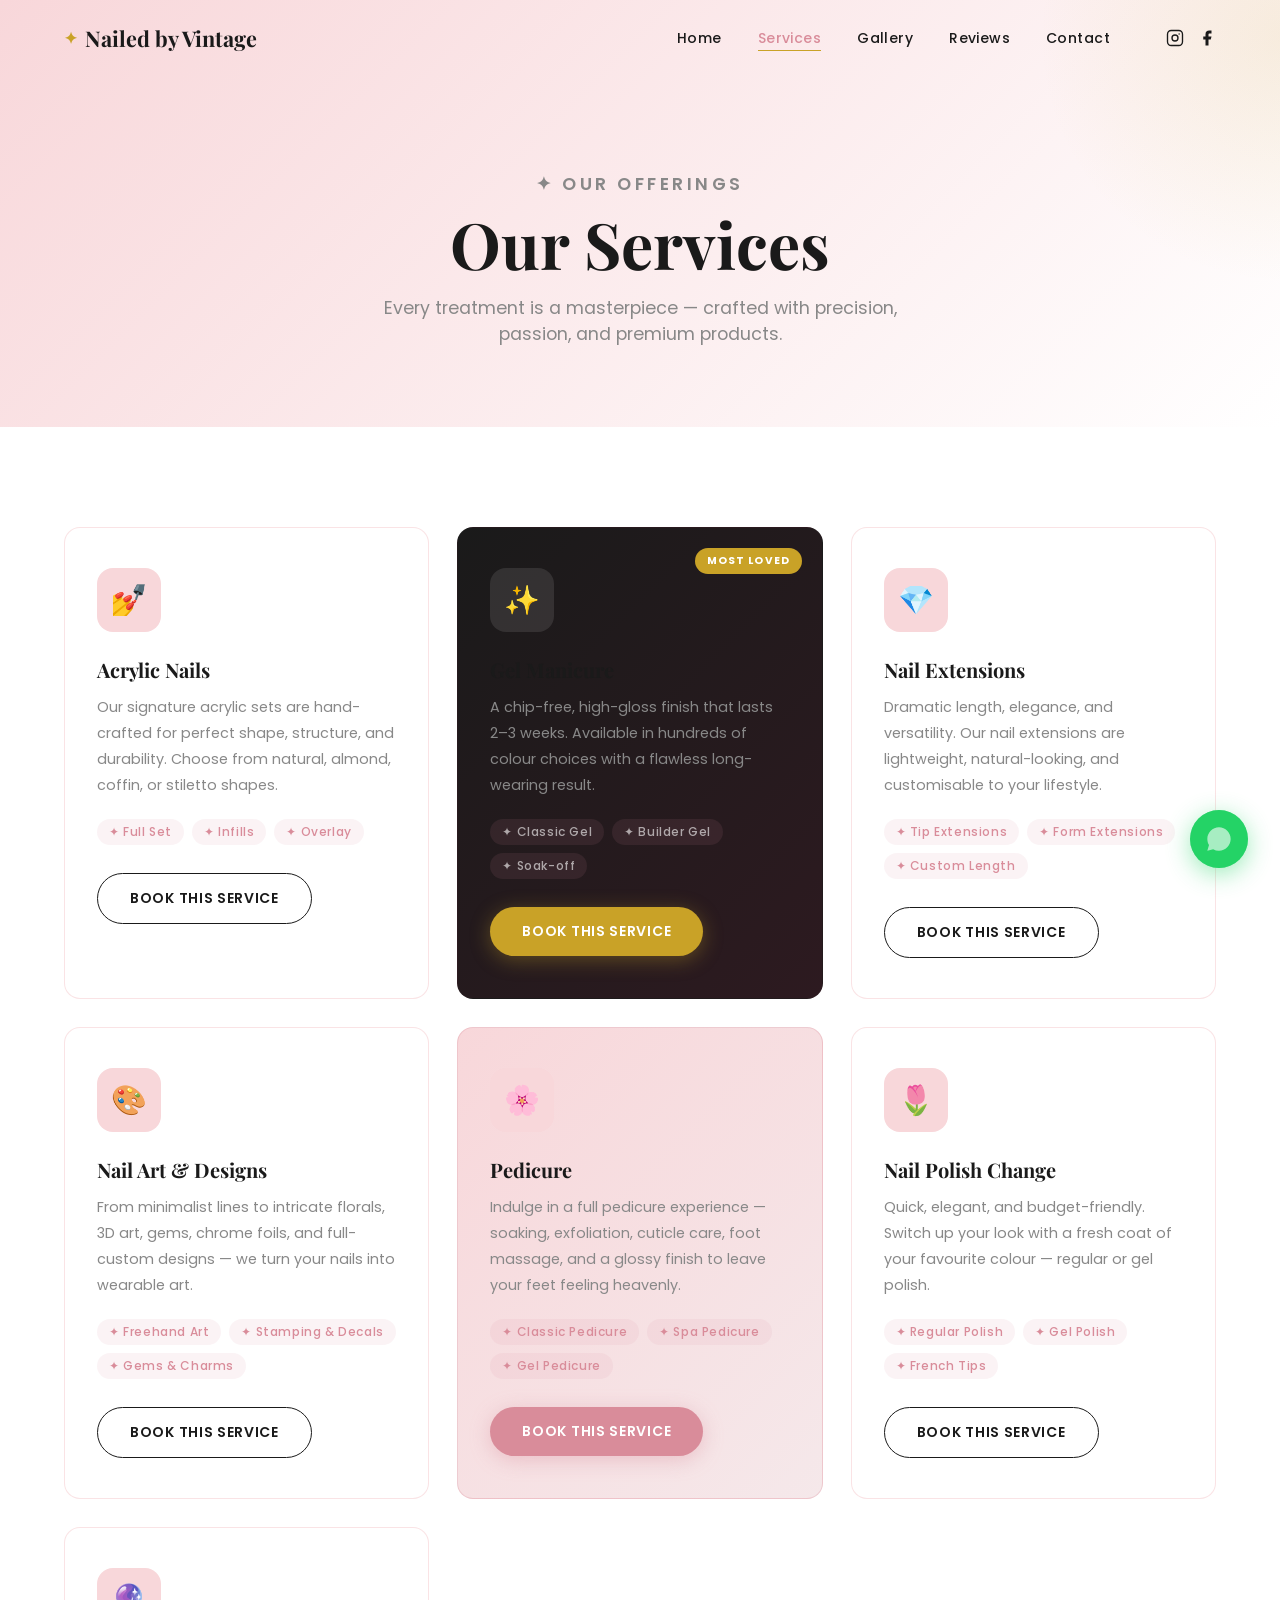
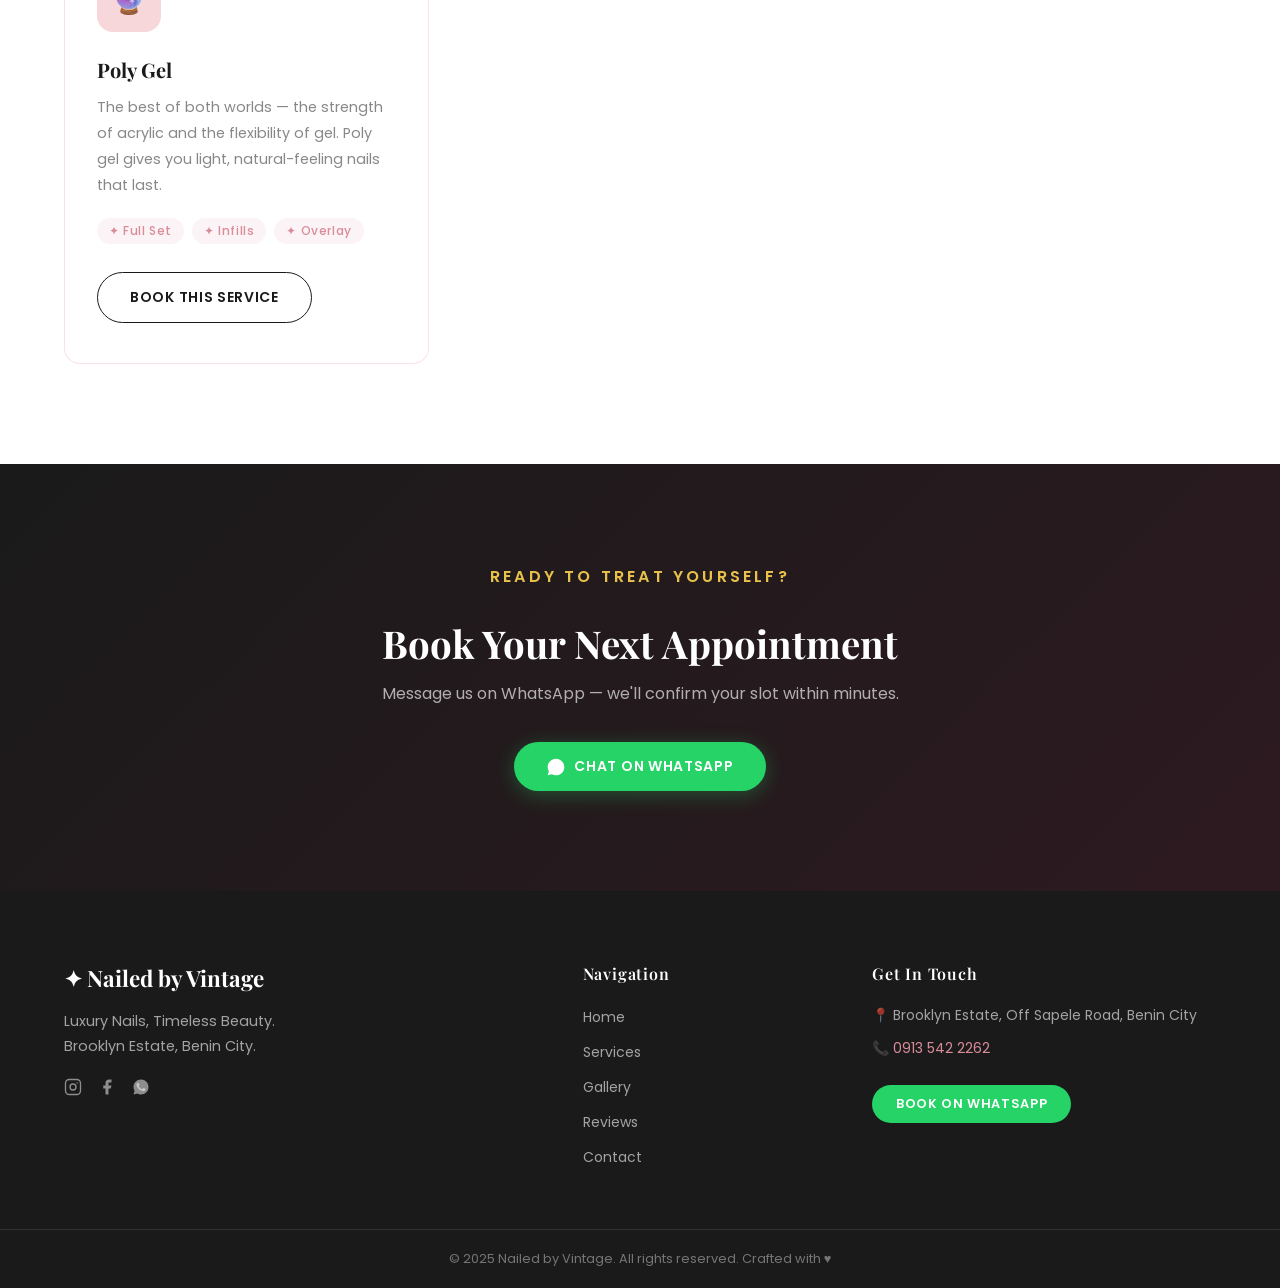
<file: services.html>
<!DOCTYPE html>
<html lang="en">
<head>
  <meta charset="UTF-8"/>
  <meta name="viewport" content="width=device-width, initial-scale=1.0"/>
  <title>Services — Nailed by Vintage</title>
  <link rel="preconnect" href="https://fonts.googleapis.com"/>
  <link rel="preconnect" href="https://fonts.gstatic.com" crossorigin/>
  <link href="https://fonts.googleapis.com/css2?family=Playfair+Display:ital,wght@0,400;0,600;0,700;1,400;1,600&family=Poppins:wght@300;400;500;600&display=swap" rel="stylesheet"/>
  <link rel="stylesheet" href="css/style.css"/>
  <link rel="stylesheet" href="css/services.css"/>
</head>
<body>

  <nav class="navbar" id="navbar">
    <div class="nav-container">
      <a href="index.html" class="logo"><span class="logo-icon">✦</span><span>Nailed by Vintage</span></a>
      <ul class="nav-links" id="navLinks">
        <li><a href="index.html">Home</a></li>
        <li><a href="services.html" class="active">Services</a></li>
        <li><a href="gallery.html">Gallery</a></li>
        <li><a href="reviews.html">Reviews</a></li>
        <li><a href="contact.html">Contact</a></li>
      </ul>
      <div class="nav-social">
        <a href="https://instagram.com/nailedby_vintage" class="social-link" target="_blank" aria-label="Instagram">
          <svg viewBox="0 0 24 24" fill="none" stroke="currentColor" stroke-width="1.8" width="19" height="19"><rect x="2" y="2" width="20" height="20" rx="5"/><circle cx="12" cy="12" r="4"/><circle cx="17.5" cy="6.5" r="1" fill="currentColor" stroke="none"/></svg>
        </a>
        <a href="https://facebook.com/nailedbyvintage" class="social-link" target="_blank" aria-label="Facebook">
          <svg viewBox="0 0 24 24" fill="currentColor" width="19" height="19"><path d="M18 2h-3a5 5 0 0 0-5 5v3H7v4h3v8h4v-8h3l1-4h-4V7a1 1 0 0 1 1-1h3z"/></svg>
        </a>
      </div>
      <button class="nav-toggle" id="navToggle"><span></span><span></span><span></span></button>
    </div>
  </nav>

  <!-- PAGE HERO -->
  <section class="page-hero">
    <p class="page-hero-eyebrow">✦ Our Offerings</p>
    <h1>Our Services</h1>
    <p>Every treatment is a masterpiece — crafted with precision, passion, and premium products.</p>
  </section>

  <!-- SERVICES SECTION -->
  <section class="section services-section">
    <div class="container">
      <div class="services-full-grid">

        <div class="svc-card reveal">
          <div class="svc-icon-wrap">
            <span class="svc-emoji">💅</span>
          </div>
          <div class="svc-content">
            <h3>Acrylic Nails</h3>
            <p>Our signature acrylic sets are hand-crafted for perfect shape, structure, and durability. Choose from natural, almond, coffin, or stiletto shapes.</p>
            <ul class="svc-features">
              <li>✦ Full Set</li>
              <li>✦ Infills</li>
              <li>✦ Overlay</li>
            </ul>
            <a href="https://wa.me/2349135422262" class="btn btn-outline" target="_blank">Book This Service</a>
          </div>
        </div>

        <div class="svc-card svc-card-dark reveal">
          <div class="svc-badge">Most Loved</div>
          <div class="svc-icon-wrap">
            <span class="svc-emoji">✨</span>
          </div>
          <div class="svc-content">
            <h3>Gel Manicure</h3>
            <p>A chip-free, high-gloss finish that lasts 2–3 weeks. Available in hundreds of colour choices with a flawless long-wearing result.</p>
            <ul class="svc-features">
              <li>✦ Classic Gel</li>
              <li>✦ Builder Gel</li>
              <li>✦ Soak-off</li>
            </ul>
            <a href="https://wa.me/2349135422262" class="btn btn-gold" target="_blank">Book This Service</a>
          </div>
        </div>

        <div class="svc-card reveal">
          <div class="svc-icon-wrap">
            <span class="svc-emoji">💎</span>
          </div>
          <div class="svc-content">
            <h3>Nail Extensions</h3>
            <p>Dramatic length, elegance, and versatility. Our nail extensions are lightweight, natural-looking, and customisable to your lifestyle.</p>
            <ul class="svc-features">
              <li>✦ Tip Extensions</li>
              <li>✦ Form Extensions</li>
              <li>✦ Custom Length</li>
            </ul>
            <a href="https://wa.me/2349135422262" class="btn btn-outline" target="_blank">Book This Service</a>
          </div>
        </div>

        <div class="svc-card reveal">
          <div class="svc-icon-wrap">
            <span class="svc-emoji">🎨</span>
          </div>
          <div class="svc-content">
            <h3>Nail Art & Designs</h3>
            <p>From minimalist lines to intricate florals, 3D art, gems, chrome foils, and full-custom designs — we turn your nails into wearable art.</p>
            <ul class="svc-features">
              <li>✦ Freehand Art</li>
              <li>✦ Stamping & Decals</li>
              <li>✦ Gems & Charms</li>
            </ul>
            <a href="https://wa.me/2349135422262" class="btn btn-outline" target="_blank">Book This Service</a>
          </div>
        </div>

        <div class="svc-card svc-card-blush reveal">
          <div class="svc-icon-wrap">
            <span class="svc-emoji">🌸</span>
          </div>
          <div class="svc-content">
            <h3>Pedicure</h3>
            <p>Indulge in a full pedicure experience — soaking, exfoliation, cuticle care, foot massage, and a glossy finish to leave your feet feeling heavenly.</p>
            <ul class="svc-features">
              <li>✦ Classic Pedicure</li>
              <li>✦ Spa Pedicure</li>
              <li>✦ Gel Pedicure</li>
            </ul>
            <a href="https://wa.me/2349135422262" class="btn btn-primary" target="_blank">Book This Service</a>
          </div>
        </div>

        <div class="svc-card reveal">
          <div class="svc-icon-wrap">
            <span class="svc-emoji">🌷</span>
          </div>
          <div class="svc-content">
            <h3>Nail Polish Change</h3>
            <p>Quick, elegant, and budget-friendly. Switch up your look with a fresh coat of your favourite colour — regular or gel polish.</p>
            <ul class="svc-features">
              <li>✦ Regular Polish</li>
              <li>✦ Gel Polish</li>
              <li>✦ French Tips</li>
            </ul>
            <a href="https://wa.me/2349135422262" class="btn btn-outline" target="_blank">Book This Service</a>
          </div>
        </div>

        <div class="svc-card reveal">
          <div class="svc-icon-wrap">
            <span class="svc-emoji">🔮</span>
          </div>
          <div class="svc-content">
            <h3>Poly Gel</h3>
            <p>The best of both worlds — the strength of acrylic and the flexibility of gel. Poly gel gives you light, natural-feeling nails that last.</p>
            <ul class="svc-features">
              <li>✦ Full Set</li>
              <li>✦ Infills</li>
              <li>✦ Overlay</li>
            </ul>
            <a href="https://wa.me/2349135422262" class="btn btn-outline" target="_blank">Book This Service</a>
          </div>
        </div>

      </div>
    </div>
  </section>

  <!-- BOOKING CTA -->
  <section class="section booking-cta">
    <div class="container">
      <div class="booking-cta-inner">
        <p class="section-eyebrow" style="color:var(--gold-light)">Ready to treat yourself?</p>
        <h2>Book Your Next Appointment</h2>
        <p>Message us on WhatsApp — we'll confirm your slot within minutes.</p>
        <a href="https://wa.me/2349135422262" class="btn btn-whatsapp" target="_blank" style="margin-top:8px;">
          <svg viewBox="0 0 24 24" fill="currentColor" width="20" height="20"><path d="M17.472 14.382c-.297-.149-1.758-.867-2.03-.967-.273-.099-.471-.148-.67.15-.197.297-.767.966-.94 1.164-.173.199-.347.223-.644.075-.297-.15-1.255-.463-2.39-1.475-.883-.788-1.48-1.761-1.653-2.059-.173-.297-.018-.458.13-.606.134-.133.298-.347.446-.52.149-.174.198-.298.298-.497.099-.198.05-.371-.025-.52-.075-.149-.669-1.612-.916-2.207-.242-.579-.487-.5-.669-.51-.173-.008-.371-.01-.57-.01-.198 0-.52.074-.792.372-.272.297-1.04 1.016-1.04 2.479 0 1.462 1.065 2.875 1.213 3.074.149.198 2.096 3.2 5.077 4.487.709.306 1.262.489 1.694.625.712.227 1.36.195 1.871.118.571-.085 1.758-.719 2.006-1.413.248-.694.248-1.289.173-1.413-.074-.124-.272-.198-.57-.347z"/><path d="M12 2C6.477 2 2 6.477 2 12c0 1.89.525 3.66 1.438 5.168L2 22l4.979-1.306A9.953 9.953 0 0 0 12 22c5.523 0 10-4.477 10-10S17.523 2 12 2z"/></svg>
          Chat on WhatsApp
        </a>
      </div>
    </div>
  </section>

  <!-- FOOTER -->
  <footer class="footer">
    <div class="footer-container">
      <div class="footer-brand">
        <a href="index.html" class="footer-logo">✦ Nailed by Vintage</a>
        <p>Luxury Nails, Timeless Beauty.<br/>Brooklyn Estate, Benin City.</p>
        <div class="footer-social">
          <a href="https://instagram.com/nailedby_vintage" target="_blank" aria-label="Instagram">
            <svg viewBox="0 0 24 24" fill="none" stroke="currentColor" stroke-width="1.8" width="18" height="18"><rect x="2" y="2" width="20" height="20" rx="5"/><circle cx="12" cy="12" r="4"/><circle cx="17.5" cy="6.5" r="1" fill="currentColor" stroke="none"/></svg>
          </a>
          <a href="https://facebook.com/nailedbyvintage" target="_blank" aria-label="Facebook">
            <svg viewBox="0 0 24 24" fill="currentColor" width="18" height="18"><path d="M18 2h-3a5 5 0 0 0-5 5v3H7v4h3v8h4v-8h3l1-4h-4V7a1 1 0 0 1 1-1h3z"/></svg>
          </a>
          <a href="https://wa.me/2349135422262" aria-label="WhatsApp"><svg viewBox="0 0 24 24" fill="currentColor" width="18" height="18"><path d="M17.472 14.382c-.297-.149-1.758-.867-2.03-.967-.273-.099-.471-.148-.67.15-.197.297-.767.966-.94 1.164-.173.199-.347.223-.644.075-.297-.15-1.255-.463-2.39-1.475-.883-.788-1.48-1.761-1.653-2.059-.173-.297-.018-.458.13-.606.134-.133.298-.347.446-.52.149-.174.198-.298.298-.497.099-.198.05-.371-.025-.52-.075-.149-.669-1.612-.916-2.207-.242-.579-.487-.5-.669-.51-.173-.008-.371-.01-.57-.01-.198 0-.52.074-.792.372-.272.297-1.04 1.016-1.04 2.479 0 1.462 1.065 2.875 1.213 3.074.149.198 2.096 3.2 5.077 4.487.709.306 1.262.489 1.694.625.712.227 1.36.195 1.871.118.571-.085 1.758-.719 2.006-1.413.248-.694.248-1.289.173-1.413-.074-.124-.272-.198-.57-.347z"/><path d="M12 2C6.477 2 2 6.477 2 12c0 1.89.525 3.66 1.438 5.168L2 22l4.979-1.306A9.953 9.953 0 0 0 12 22c5.523 0 10-4.477 10-10S17.523 2 12 2z"/></svg></a>
        </div>
      </div>
      <div class="footer-links">
        <h4>Navigation</h4>
        <ul>
          <li><a href="index.html">Home</a></li>
          <li><a href="services.html">Services</a></li>
          <li><a href="gallery.html">Gallery</a></li>
          <li><a href="reviews.html">Reviews</a></li>
          <li><a href="contact.html">Contact</a></li>
        </ul>
      </div>
      <div class="footer-contact">
        <h4>Get In Touch</h4>
        <p>📍 Brooklyn Estate, Off Sapele Road, Benin City</p>
        <p>📞 <a href="tel:09135422262">0913 542 2262</a></p>
        <a href="https://wa.me/2349135422262" class="footer-wa-btn" target="_blank">Book on WhatsApp</a>
      </div>
    </div>
    <div class="footer-bottom"><p>© 2025 Nailed by Vintage. All rights reserved. Crafted with ♥</p></div>
  </footer>

  <a href="https://wa.me/2349135422262" class="float-wa" target="_blank" aria-label="Chat on WhatsApp">
    <svg viewBox="0 0 24 24" fill="currentColor" width="28" height="28"><path d="M17.472 14.382c-.297-.149-1.758-.867-2.03-.967-.273-.099-.471-.148-.67.15-.197.297-.767.966-.94 1.164-.173.199-.347.223-.644.075-.297-.15-1.255-.463-2.39-1.475-.883-.788-1.48-1.761-1.653-2.059-.173-.297-.018-.458.13-.606.134-.133.298-.347.446-.52.149-.174.198-.298.298-.497.099-.198.05-.371-.025-.52-.075-.149-.669-1.612-.916-2.207-.242-.579-.487-.5-.669-.51-.173-.008-.371-.01-.57-.01-.198 0-.52.074-.792.372-.272.297-1.04 1.016-1.04 2.479 0 1.462 1.065 2.875 1.213 3.074.149.198 2.096 3.2 5.077 4.487.709.306 1.262.489 1.694.625.712.227 1.36.195 1.871.118.571-.085 1.758-.719 2.006-1.413.248-.694.248-1.289.173-1.413-.074-.124-.272-.198-.57-.347z"/><path d="M12 2C6.477 2 2 6.477 2 12c0 1.89.525 3.66 1.438 5.168L2 22l4.979-1.306A9.953 9.953 0 0 0 12 22c5.523 0 10-4.477 10-10S17.523 2 12 2z"/></svg>
    <span class="float-wa-pulse"></span>
  </a>

  <script src="js/main.js"></script>
</body>
</html>
</file>
<file: css/style.css>
/* =========================================
   NAILED BY VINTAGE — Global Styles
   ========================================= */

:root {
  --blush: #F8D7DA;
  --rose: #D98C9A;
  --gold: #C9A227;
  --gold-light: #e8c14a;
  --white: #FFFFFF;
  --charcoal: #1A1A1A;
  --charcoal-soft: #2d2d2d;
  --gray: #888;
  --light-gray: #f5f0ef;
  --font-heading: 'Playfair Display', Georgia, serif;
  --font-body: 'Poppins', sans-serif;
  --nav-height: 75px;
  --transition: 0.35s cubic-bezier(0.4, 0, 0.2, 1);
  --shadow-sm: 0 2px 12px rgba(0,0,0,0.07);
  --shadow-md: 0 8px 30px rgba(0,0,0,0.1);
  --shadow-lg: 0 20px 60px rgba(0,0,0,0.15);
  --radius: 16px;
  --radius-sm: 8px;
}

*, *::before, *::after { box-sizing: border-box; margin: 0; padding: 0; }

html { scroll-behavior: smooth; font-size: 16px; }

body {
  font-family: var(--font-body);
  color: var(--charcoal);
  background: var(--white);
  overflow-x: hidden;
  -webkit-font-smoothing: antialiased;
}

img { max-width: 100%; display: block; }
a { text-decoration: none; color: inherit; }
ul { list-style: none; }

.container {
  max-width: 1200px;
  margin: 0 auto;
  padding: 0 24px;
}

/* ============ NAVBAR ============ */
.navbar {
  position: fixed;
  top: 0; left: 0; right: 0;
  z-index: 1000;
  height: var(--nav-height);
  transition: background var(--transition), box-shadow var(--transition);
}
.navbar.scrolled {
  background: rgba(255,255,255,0.97);
  backdrop-filter: blur(12px);
  box-shadow: 0 2px 20px rgba(0,0,0,0.08);
}
.nav-container {
  max-width: 1200px;
  margin: 0 auto;
  padding: 0 24px;
  height: 100%;
  display: flex;
  align-items: center;
  gap: 32px;
}
.logo {
  display: flex;
  align-items: center;
  gap: 8px;
  font-family: var(--font-heading);
  font-size: 1.35rem;
  font-weight: 700;
  color: var(--charcoal);
  white-space: nowrap;
}
.logo-icon { color: var(--gold); font-size: 1rem; }
.nav-links {
  display: flex;
  align-items: center;
  gap: 36px;
  margin-left: auto;
}
.nav-links a {
  font-size: 0.875rem;
  font-weight: 500;
  color: var(--charcoal);
  letter-spacing: 0.03em;
  position: relative;
  transition: color var(--transition);
}
.nav-links a::after {
  content: '';
  position: absolute;
  bottom: -3px; left: 0;
  width: 0; height: 1.5px;
  background: var(--gold);
  transition: width var(--transition);
}
.nav-links a:hover, .nav-links a.active { color: var(--rose); }
.nav-links a:hover::after, .nav-links a.active::after { width: 100%; }
.nav-social {
  display: flex;
  align-items: center;
  gap: 14px;
  margin-left: 24px;
}
.social-link {
  color: var(--charcoal);
  width: 18px; height: 18px;
  display: flex;
  align-items: center;
  justify-content: center;
  transition: color var(--transition);
}
.social-link:hover { color: var(--rose); }
.social-link svg { width: 18px; height: 18px; }
.nav-toggle {
  display: none;
  flex-direction: column;
  gap: 5px;
  background: none;
  border: none;
  cursor: pointer;
  padding: 4px;
  margin-left: auto;
}
.nav-toggle span {
  display: block;
  width: 24px; height: 2px;
  background: var(--charcoal);
  transition: var(--transition);
}

/* ============ BUTTONS ============ */
.btn {
  display: inline-flex;
  align-items: center;
  gap: 8px;
  padding: 14px 32px;
  border-radius: 50px;
  font-family: var(--font-body);
  font-size: 0.875rem;
  font-weight: 600;
  letter-spacing: 0.05em;
  text-transform: uppercase;
  cursor: pointer;
  border: none;
  transition: all var(--transition);
  white-space: nowrap;
}
.btn-primary {
  background: var(--rose);
  color: var(--white);
  box-shadow: 0 4px 20px rgba(217,140,154,0.4);
}
.btn-primary:hover {
  background: #c47080;
  transform: translateY(-2px);
  box-shadow: 0 8px 28px rgba(217,140,154,0.5);
}
.btn-outline {
  background: transparent;
  color: var(--charcoal);
  border: 1.5px solid var(--charcoal);
}
.btn-outline:hover {
  background: var(--charcoal);
  color: var(--white);
  transform: translateY(-2px);
}
.btn-secondary {
  background: var(--blush);
  color: var(--charcoal);
}
.btn-secondary:hover {
  background: var(--rose);
  color: var(--white);
  transform: translateY(-2px);
}
.btn-gold {
  background: var(--gold);
  color: var(--white);
  box-shadow: 0 4px 20px rgba(201,162,39,0.35);
}
.btn-gold:hover {
  background: #b8911e;
  transform: translateY(-2px);
  box-shadow: 0 8px 28px rgba(201,162,39,0.45);
}
.btn-whatsapp {
  background: #25D366;
  color: var(--white);
  box-shadow: 0 4px 20px rgba(37,211,102,0.3);
}
.btn-whatsapp:hover {
  background: #1eb356;
  transform: translateY(-2px);
}

/* ============ SECTION ============ */
.section {
  padding: 100px 0;
}
.section-header {
  text-align: center;
  margin-bottom: 60px;
}
.section-eyebrow {
  font-size: 0.75rem;
  font-weight: 600;
  letter-spacing: 0.2em;
  text-transform: uppercase;
  color: var(--rose);
  margin-bottom: 12px;
}
.section-title {
  font-family: var(--font-heading);
  font-size: clamp(2rem, 4vw, 2.8rem);
  font-weight: 700;
  color: var(--charcoal);
  line-height: 1.2;
}
.section-sub {
  font-size: 1rem;
  color: var(--gray);
  margin-top: 12px;
}
.section-header.light .section-title { color: var(--white); }
.section-header.light .section-sub { color: rgba(255,255,255,0.75); }
.section-header.light .section-eyebrow { color: var(--gold-light); }

.center-cta { text-align: center; margin-top: 52px; }

/* ============ FOOTER ============ */
.footer {
  background: var(--charcoal);
  color: rgba(255,255,255,0.8);
  padding-top: 72px;
}
.footer-container {
  max-width: 1200px;
  margin: 0 auto;
  padding: 0 24px;
  display: grid;
  grid-template-columns: 2fr 1fr 1.5fr;
  gap: 60px;
  padding-bottom: 60px;
}
.footer-logo {
  font-family: var(--font-heading);
  font-size: 1.4rem;
  font-weight: 700;
  color: var(--white);
  display: block;
  margin-bottom: 16px;
}
.footer-brand p {
  font-size: 0.9rem;
  line-height: 1.7;
  color: rgba(255,255,255,0.6);
}
.footer-social {
  display: flex;
  gap: 16px;
  margin-top: 20px;
}
.footer-social a {
  color: rgba(255,255,255,0.5);
  transition: color var(--transition);
}
.footer-social a:hover { color: var(--rose); }
.footer h4 {
  font-family: var(--font-heading);
  font-size: 1rem;
  font-weight: 600;
  color: var(--white);
  margin-bottom: 20px;
  letter-spacing: 0.05em;
}
.footer-links ul { display: flex; flex-direction: column; gap: 10px; }
.footer-links a {
  font-size: 0.875rem;
  color: rgba(255,255,255,0.6);
  transition: color var(--transition);
}
.footer-links a:hover { color: var(--rose); }
.footer-contact p {
  font-size: 0.875rem;
  color: rgba(255,255,255,0.6);
  margin-bottom: 10px;
  line-height: 1.6;
}
.footer-contact a { color: var(--rose); }
.footer-wa-btn {
  display: inline-block;
  margin-top: 16px;
  padding: 10px 24px;
  background: #25D366;
  color: #fff !important;
  border-radius: 50px;
  font-size: 0.8rem;
  font-weight: 600;
  letter-spacing: 0.05em;
  text-transform: uppercase;
  transition: background var(--transition);
}
.footer-wa-btn:hover { background: #1eb356; }
.footer-bottom {
  border-top: 1px solid rgba(255,255,255,0.1);
  text-align: center;
  padding: 20px 24px;
  font-size: 0.8rem;
  color: rgba(255,255,255,0.4);
}

/* ============ FLOATING WHATSAPP ============ */
.float-wa {
  position: fixed;
  bottom: 32px;
  right: 32px;
  z-index: 999;
  width: 58px; height: 58px;
  background: #25D366;
  border-radius: 50%;
  display: flex;
  align-items: center;
  justify-content: center;
  color: #fff;
  box-shadow: 0 6px 24px rgba(37,211,102,0.45);
  transition: transform var(--transition), box-shadow var(--transition);
}
.float-wa:hover {
  transform: scale(1.1);
  box-shadow: 0 10px 32px rgba(37,211,102,0.55);
}
.float-wa-pulse {
  position: absolute;
  width: 100%; height: 100%;
  border-radius: 50%;
  background: rgba(37,211,102,0.4);
  animation: pulse 2s ease-in-out infinite;
}
@keyframes pulse {
  0%, 100% { transform: scale(1); opacity: 0.6; }
  50% { transform: scale(1.5); opacity: 0; }
}

/* ============ PAGE HERO (inner pages) ============ */
.page-hero {
  padding: calc(var(--nav-height) + 80px) 0 80px;
  background: linear-gradient(135deg, var(--blush) 0%, var(--white) 100%);
  text-align: center;
  position: relative;
  overflow: hidden;
}
.page-hero::before {
  content: '';
  position: absolute;
  top: -50%; right: -20%;
  width: 500px; height: 500px;
  border-radius: 50%;
  background: radial-gradient(circle, rgba(201,162,39,0.12) 0%, transparent 70%);
}
.page-hero-eyebrow {
  font-size: 0.75rem;
  font-weight: 600;
  letter-spacing: 0.2em;
  text-transform: uppercase;
  color: var(--rose);
  margin-bottom: 12px;
}
.page-hero h1 {
  font-family: var(--font-heading);
  font-size: clamp(2.5rem, 6vw, 4rem);
  font-weight: 700;
  color: var(--charcoal);
  line-height: 1.1;
}
.page-hero p {
  font-size: 1.1rem;
  color: var(--gray);
  margin-top: 16px;
  max-width: 560px;
  margin-left: auto;
  margin-right: auto;
}

/* ============ ANIMATE ON SCROLL ============ */
.reveal {
  opacity: 0;
  transform: translateY(30px);
  transition: opacity 0.7s ease, transform 0.7s ease;
}
.reveal.visible {
  opacity: 1;
  transform: translateY(0);
}

/* ============ RESPONSIVE ============ */
@media (max-width: 900px) {
  .nav-links, .nav-social { display: none; }
  .nav-toggle { display: flex; }
  .nav-links.open {
    display: flex;
    flex-direction: column;
    align-items: flex-start;
    position: absolute;
    top: var(--nav-height);
    left: 0; right: 0;
    background: rgba(255,255,255,0.98);
    padding: 24px;
    gap: 20px;
    box-shadow: var(--shadow-md);
  }
  .footer-container {
    grid-template-columns: 1fr;
    gap: 40px;
  }
}
@media (max-width: 600px) {
  .section { padding: 72px 0; }
  .btn { padding: 12px 24px; font-size: 0.8rem; }
}
</file>
<file: css/home.css>
/* =========================================
   NAILED BY VINTAGE — Home Page Styles
   ========================================= */

/* ---- HERO ---- */
.hero {
  min-height: 100vh;
  display: flex;
  align-items: center;
  justify-content: center;
  position: relative;
  overflow: hidden;
  background: #fdf5f6;
  padding-top: var(--nav-height);
}
.hero-bg {
  position: absolute;
  inset: 0;
  pointer-events: none;
}
.hero-orb {
  position: absolute;
  border-radius: 50%;
  filter: blur(80px);
}
.hero-orb-1 {
  width: 600px; height: 600px;
  background: radial-gradient(circle, rgba(248,215,218,0.8) 0%, transparent 70%);
  top: -100px; left: -150px;
  animation: floatOrb 8s ease-in-out infinite;
}
.hero-orb-2 {
  width: 500px; height: 500px;
  background: radial-gradient(circle, rgba(201,162,39,0.15) 0%, transparent 70%);
  bottom: -100px; right: -100px;
  animation: floatOrb 10s ease-in-out infinite reverse;
}
.hero-grain {
  position: absolute;
  inset: 0;
  background-image: url("data:image/svg+xml,%3Csvg viewBox='0 0 256 256' xmlns='http://www.w3.org/2000/svg'%3E%3Cfilter id='noise'%3E%3CfeTurbulence type='fractalNoise' baseFrequency='0.9' numOctaves='4' stitchTiles='stitch'/%3E%3C/filter%3E%3Crect width='100%25' height='100%25' filter='url(%23noise)' opacity='0.03'/%3E%3C/svg%3E");
  opacity: 0.4;
}
@keyframes floatOrb {
  0%, 100% { transform: translate(0, 0) scale(1); }
  50% { transform: translate(30px, -20px) scale(1.05); }
}
.hero-content {
  position: relative;
  z-index: 2;
  text-align: center;
  padding: 0 24px;
  max-width: 800px;
}
.hero-eyebrow {
  font-size: 0.75rem;
  font-weight: 600;
  letter-spacing: 0.25em;
  text-transform: uppercase;
  color: var(--rose);
  margin-bottom: 20px;
  opacity: 0;
  animation: fadeUp 0.8s 0.2s ease forwards;
}
.hero-title {
  font-family: var(--font-heading);
  font-size: clamp(3.5rem, 10vw, 7rem);
  font-weight: 700;
  line-height: 1.0;
  color: var(--charcoal);
  margin-bottom: 20px;
  display: flex;
  flex-direction: column;
}
.hero-title-line {
  opacity: 0;
  animation: fadeUp 0.8s ease forwards;
}
.hero-title-line:nth-child(1) { animation-delay: 0.4s; }
.hero-title-line:nth-child(2) { animation-delay: 0.6s; }
.hero-title .italic {
  font-style: italic;
  color: var(--rose);
}
.hero-sub {
  font-size: clamp(1rem, 2vw, 1.25rem);
  color: var(--gray);
  letter-spacing: 0.08em;
  margin-bottom: 40px;
  opacity: 0;
  animation: fadeUp 0.8s 0.8s ease forwards;
}
.hero-cta {
  display: flex;
  gap: 16px;
  justify-content: center;
  flex-wrap: wrap;
  margin-bottom: 56px;
  opacity: 0;
  animation: fadeUp 0.8s 1s ease forwards;
}
.hero-stats {
  display: flex;
  align-items: center;
  justify-content: center;
  gap: 32px;
  opacity: 0;
  animation: fadeUp 0.8s 1.2s ease forwards;
}
.stat { text-align: center; }
.stat-num {
  display: block;
  font-family: var(--font-heading);
  font-size: 1.5rem;
  font-weight: 700;
  color: var(--charcoal);
}
.stat-label {
  font-size: 0.75rem;
  text-transform: uppercase;
  letter-spacing: 0.15em;
  color: var(--gray);
}
.stat-divider {
  width: 1px;
  height: 40px;
  background: rgba(0,0,0,0.12);
}
.hero-scroll {
  position: absolute;
  bottom: 32px;
  left: 32px;
  display: flex;
  flex-direction: column;
  align-items: flex-start;
  gap: 8px;
  opacity: 0;
  animation: fadeUp 0.8s 1.5s ease forwards;
}
.hero-scroll span {
  font-size: 0.65rem;
  letter-spacing: 0.2em;
  text-transform: uppercase;
  color: var(--gray);
}
.scroll-line {
  width: 1px;
  height: 40px;
  background: linear-gradient(to bottom, var(--rose), transparent);
  animation: scrollLine 2s ease-in-out infinite;
}
@keyframes scrollLine {
  0% { transform: scaleY(0); transform-origin: top; }
  50% { transform: scaleY(1); transform-origin: top; }
  51% { transform: scaleY(1); transform-origin: bottom; }
  100% { transform: scaleY(0); transform-origin: bottom; }
}

@keyframes fadeUp {
  from { opacity: 0; transform: translateY(24px); }
  to { opacity: 1; transform: translateY(0); }
}

/* ---- FEATURED SERVICES ---- */
.featured-services { background: var(--white); }

.services-grid {
  display: grid;
  grid-template-columns: repeat(4, 1fr);
  gap: 24px;
}
.service-card {
  background: var(--white);
  border: 1px solid rgba(248,215,218,0.7);
  border-radius: var(--radius);
  padding: 36px 28px;
  position: relative;
  transition: transform var(--transition), box-shadow var(--transition), border-color var(--transition);
  cursor: default;
}
.service-card:hover {
  transform: translateY(-6px);
  box-shadow: var(--shadow-lg);
  border-color: var(--rose);
}
.service-card.featured-card {
  background: linear-gradient(135deg, var(--charcoal) 0%, #2d2d2d 100%);
  border-color: transparent;
  color: var(--white);
}
.service-card.featured-card h3 { color: var(--white); }
.service-card.featured-card p { color: rgba(255,255,255,0.7); }
.service-card.featured-card .card-link { color: var(--gold); }
.featured-badge {
  position: absolute;
  top: 16px; right: 16px;
  background: var(--gold);
  color: var(--white);
  font-size: 0.65rem;
  font-weight: 700;
  letter-spacing: 0.12em;
  text-transform: uppercase;
  padding: 4px 10px;
  border-radius: 20px;
}
.service-icon {
  font-size: 2.2rem;
  margin-bottom: 20px;
  display: block;
}
.service-card h3 {
  font-family: var(--font-heading);
  font-size: 1.15rem;
  font-weight: 600;
  color: var(--charcoal);
  margin-bottom: 10px;
}
.service-card p {
  font-size: 0.875rem;
  color: var(--gray);
  line-height: 1.7;
  margin-bottom: 20px;
}
.card-link {
  font-size: 0.8rem;
  font-weight: 600;
  letter-spacing: 0.05em;
  color: var(--rose);
  transition: letter-spacing var(--transition);
}
.card-link:hover { letter-spacing: 0.1em; }

/* ---- GALLERY PREVIEW ---- */
.gallery-preview { background: var(--light-gray); }

.gallery-insta-grid {
  display: grid;
  grid-template-columns: 2fr 1fr 1fr;
  grid-template-rows: 260px 260px;
  gap: 12px;
  border-radius: var(--radius);
  overflow: hidden;
}
.gi-item {
  position: relative;
  border-radius: var(--radius-sm);
  overflow: hidden;
  cursor: pointer;
}
.gi-tall { grid-row: 1 / 3; }
.gi-wide { grid-column: 2 / 4; }
.gi-inner {
  position: absolute;
  inset: 0;
  transition: transform 0.5s ease;
}
.gi-item:hover .gi-inner { transform: scale(1.05); }
.gi-overlay {
  position: absolute;
  inset: 0;
  background: rgba(26,26,26,0);
  display: flex;
  align-items: center;
  justify-content: center;
  transition: background var(--transition);
}
.gi-overlay span {
  color: var(--white);
  font-size: 0.875rem;
  font-weight: 600;
  letter-spacing: 0.1em;
  text-transform: uppercase;
  opacity: 0;
  transition: opacity var(--transition);
}
.gi-item:hover .gi-overlay { background: rgba(26,26,26,0.45); }
.gi-item:hover .gi-overlay span { opacity: 1; }

/* ---- TESTIMONIALS PREVIEW ---- */
.testimonials-preview {
  background: linear-gradient(135deg, var(--charcoal) 0%, #2d1a20 100%);
}
.rating-display {
  margin-top: 16px;
  display: flex;
  align-items: center;
  justify-content: center;
  gap: 12px;
}
.stars { color: var(--gold); font-size: 1.3rem; letter-spacing: 2px; }
.rating-text { color: rgba(255,255,255,0.6); font-size: 0.875rem; }

.testi-grid {
  display: grid;
  grid-template-columns: repeat(3, 1fr);
  gap: 24px;
}
.testi-card {
  background: rgba(255,255,255,0.06);
  border: 1px solid rgba(255,255,255,0.1);
  border-radius: var(--radius);
  padding: 36px 28px;
  transition: transform var(--transition), background var(--transition);
}
.testi-card:hover {
  transform: translateY(-4px);
  background: rgba(255,255,255,0.1);
}
.testi-card.testi-featured {
  background: rgba(201,162,39,0.15);
  border-color: rgba(201,162,39,0.3);
}
.testi-stars { color: var(--gold); font-size: 1rem; letter-spacing: 2px; margin-bottom: 16px; }
.testi-text {
  font-family: var(--font-heading);
  font-style: italic;
  font-size: 1rem;
  color: rgba(255,255,255,0.9);
  line-height: 1.7;
  margin-bottom: 24px;
}
.testi-author { display: flex; align-items: center; gap: 12px; }
.testi-avatar {
  width: 44px; height: 44px;
  border-radius: 50%;
  background: linear-gradient(135deg, var(--rose), var(--gold));
  display: flex;
  align-items: center;
  justify-content: center;
  font-weight: 700;
  color: var(--white);
  font-size: 1rem;
  flex-shrink: 0;
}
.testi-name {
  font-weight: 600;
  color: var(--white);
  font-size: 0.9rem;
}
.testi-date {
  font-size: 0.75rem;
  color: rgba(255,255,255,0.45);
}

/* ---- WHATSAPP CTA ---- */
.whatsapp-cta-section { background: var(--blush); }
.wa-cta-box {
  background: var(--white);
  border-radius: 24px;
  padding: 72px 60px;
  display: flex;
  align-items: center;
  justify-content: space-between;
  gap: 48px;
  box-shadow: var(--shadow-lg);
  overflow: hidden;
  position: relative;
}
.wa-cta-content { flex: 1; }
.wa-eyebrow {
  font-size: 0.75rem;
  font-weight: 600;
  letter-spacing: 0.2em;
  text-transform: uppercase;
  color: var(--rose);
  margin-bottom: 12px;
}
.wa-cta-content h2 {
  font-family: var(--font-heading);
  font-size: clamp(1.6rem, 3vw, 2.4rem);
  font-weight: 700;
  color: var(--charcoal);
  line-height: 1.2;
  margin-bottom: 12px;
}
.wa-sub {
  font-size: 0.95rem;
  color: var(--gray);
  margin-bottom: 32px;
  line-height: 1.7;
}
.wa-cta-deco {
  width: 200px; height: 200px;
  flex-shrink: 0;
  position: relative;
  display: flex;
  align-items: center;
  justify-content: center;
}
.wa-deco-circle {
  position: absolute;
  width: 160px; height: 160px;
  border-radius: 50%;
  border: 2px dashed var(--gold);
  opacity: 0.4;
  animation: spin 20s linear infinite;
}
.wa-deco-text {
  font-size: 0.6rem;
  letter-spacing: 0.2em;
  text-transform: uppercase;
  color: var(--rose);
  font-weight: 600;
  text-align: center;
  line-height: 1.8;
}
@keyframes spin { from { transform: rotate(0); } to { transform: rotate(360deg); } }

/* ---- RESPONSIVE HOME ---- */
@media (max-width: 1024px) {
  .services-grid { grid-template-columns: repeat(2, 1fr); }
  .testi-grid { grid-template-columns: 1fr 1fr; }
  .testi-grid .testi-card:last-child { display: none; }
}
@media (max-width: 768px) {
  .gallery-insta-grid {
    grid-template-columns: 1fr 1fr;
    grid-template-rows: 200px 200px 200px;
  }
  .gi-tall { grid-row: 1 / 2; }
  .gi-wide { grid-column: 1 / 3; }
  .testi-grid { grid-template-columns: 1fr; }
  .testi-grid .testi-card:last-child { display: block; }
  .wa-cta-box { flex-direction: column; padding: 48px 32px; text-align: center; }
  .wa-cta-deco { display: none; }
}
@media (max-width: 600px) {
  .services-grid { grid-template-columns: 1fr; }
  .hero-stats { gap: 16px; }
}
</file>
<file: css/contact.css>
/* Contact Page */
.contact-grid {
  display: grid;
  grid-template-columns: 1fr 1.1fr;
  gap: 60px;
  align-items: start;
}

.contact-info h2 {
  font-family: var(--font-heading);
  font-size: clamp(1.8rem, 3vw, 2.4rem);
  font-weight: 700;
  color: var(--charcoal);
  margin-bottom: 12px;
}
.contact-tagline {
  font-size: 1rem;
  color: var(--gray);
  line-height: 1.7;
  margin-bottom: 36px;
}

.info-cards { display: flex; flex-direction: column; gap: 20px; margin-bottom: 40px; }
.info-card {
  display: flex;
  align-items: flex-start;
  gap: 16px;
  background: var(--light-gray);
  border-radius: var(--radius-sm);
  padding: 20px 24px;
  transition: background var(--transition);
}
.info-card:hover { background: var(--blush); }
.info-icon { font-size: 1.4rem; flex-shrink: 0; margin-top: 2px; }
.info-card h4 {
  font-family: var(--font-heading);
  font-size: 0.95rem;
  font-weight: 600;
  color: var(--charcoal);
  margin-bottom: 4px;
}
.info-card p {
  font-size: 0.875rem;
  color: var(--gray);
  line-height: 1.6;
}
.info-card a { color: var(--rose); font-weight: 600; }

.contact-social h4 {
  font-family: var(--font-heading);
  font-size: 1rem;
  font-weight: 600;
  color: var(--charcoal);
  margin-bottom: 14px;
}
.social-links-row { display: flex; gap: 12px; flex-wrap: wrap; }
.soc-btn {
  display: inline-flex;
  align-items: center;
  gap: 8px;
  padding: 10px 20px;
  border-radius: 50px;
  font-size: 0.8rem;
  font-weight: 600;
  letter-spacing: 0.03em;
  transition: all var(--transition);
}
.soc-insta {
  background: linear-gradient(135deg, #f09433, #e6683c, #dc2743, #cc2366, #bc1888);
  color: #fff;
}
.soc-fb { background: #1877F2; color: #fff; }
.soc-wa { background: #25D366; color: #fff; }
.soc-btn:hover { transform: translateY(-2px); box-shadow: var(--shadow-md); }

/* FORM */
.form-card {
  background: var(--white);
  border-radius: var(--radius);
  padding: 48px 40px;
  box-shadow: var(--shadow-lg);
  border: 1px solid rgba(248,215,218,0.5);
}
.form-card h3 {
  font-family: var(--font-heading);
  font-size: 1.6rem;
  font-weight: 700;
  color: var(--charcoal);
  margin-bottom: 8px;
}
.form-card > p {
  font-size: 0.875rem;
  color: var(--gray);
  margin-bottom: 32px;
}
.contact-form { display: flex; flex-direction: column; gap: 20px; }
.form-group { display: flex; flex-direction: column; gap: 6px; }
.form-group label {
  font-size: 0.8rem;
  font-weight: 600;
  letter-spacing: 0.06em;
  text-transform: uppercase;
  color: var(--charcoal);
}
.form-group input,
.form-group select,
.form-group textarea {
  width: 100%;
  padding: 14px 18px;
  border: 1.5px solid rgba(248,215,218,0.8);
  border-radius: var(--radius-sm);
  font-family: var(--font-body);
  font-size: 0.9rem;
  color: var(--charcoal);
  background: var(--white);
  outline: none;
  transition: border-color var(--transition), box-shadow var(--transition);
  appearance: none;
}
.form-group input::placeholder,
.form-group textarea::placeholder { color: #bbb; }
.form-group input:focus,
.form-group select:focus,
.form-group textarea:focus {
  border-color: var(--rose);
  box-shadow: 0 0 0 3px rgba(217,140,154,0.15);
}
.form-group textarea { resize: vertical; min-height: 110px; }
.form-group select { cursor: pointer; }

.form-success {
  display: none;
  text-align: center;
  padding: 20px;
}
.form-success.visible { display: block; }
.success-icon {
  width: 64px; height: 64px;
  background: linear-gradient(135deg, var(--rose), var(--gold));
  border-radius: 50%;
  display: flex;
  align-items: center;
  justify-content: center;
  font-size: 1.5rem;
  color: #fff;
  margin: 0 auto 16px;
}
.form-success h4 {
  font-family: var(--font-heading);
  font-size: 1.4rem;
  color: var(--charcoal);
  margin-bottom: 8px;
}
.form-success p { color: var(--gray); font-size: 0.9rem; }

/* MAP */
.map-section { background: var(--light-gray); }
.map-header {
  padding: 48px 0 28px;
  background: var(--light-gray);
}
.map-header h3 {
  font-family: var(--font-heading);
  font-size: 1.5rem;
  font-weight: 700;
  color: var(--charcoal);
  margin-bottom: 6px;
}
.map-header p { font-size: 0.9rem; color: var(--gray); }
.map-embed { width: 100%; }
.map-embed iframe { border-top: 2px solid var(--blush); }

@media (max-width: 900px) {
  .contact-grid { grid-template-columns: 1fr; }
  .form-card { padding: 36px 24px; }
}
</file>
<file: css/reviews.css>
/* Reviews Page */
.reviews-hero {
  background: linear-gradient(135deg, var(--charcoal) 0%, #2d1a20 100%);
}
.reviews-hero .page-hero-eyebrow { color: var(--gold-light); }
.reviews-hero h1 { color: var(--white); }
.reviews-hero p { color: rgba(255,255,255,0.65); }

.hero-rating-box {
  display: inline-flex;
  align-items: center;
  gap: 16px;
  background: rgba(255,255,255,0.08);
  border: 1px solid rgba(255,255,255,0.12);
  border-radius: 16px;
  padding: 20px 36px;
  margin-top: 32px;
}
.rating-big {
  font-family: var(--font-heading);
  font-size: 3.5rem;
  font-weight: 700;
  color: var(--white);
  line-height: 1;
}
.stars-big {
  font-size: 1.4rem;
  color: var(--gold);
  letter-spacing: 3px;
  margin-bottom: 4px;
}
.rating-right p {
  font-size: 0.8rem;
  color: rgba(255,255,255,0.5);
  margin: 0;
}

/* RATING BREAKDOWN */
.rating-breakdown-section {
  padding: 60px 0;
  background: var(--light-gray);
}
.rating-breakdown {
  display: flex;
  align-items: center;
  gap: 60px;
  max-width: 700px;
  margin: 0 auto;
  background: var(--white);
  border-radius: var(--radius);
  padding: 40px 48px;
  box-shadow: var(--shadow-sm);
}
.rb-left { text-align: center; flex-shrink: 0; }
.rb-score {
  font-family: var(--font-heading);
  font-size: 4rem;
  font-weight: 700;
  color: var(--charcoal);
  line-height: 1;
}
.rb-stars { color: var(--gold); font-size: 1.1rem; letter-spacing: 2px; margin: 6px 0; }
.rb-left p { font-size: 0.8rem; color: var(--gray); }
.rb-bars { flex: 1; display: flex; flex-direction: column; gap: 10px; }
.rb-row { display: flex; align-items: center; gap: 12px; }
.rb-row span:first-child { font-size: 0.8rem; color: var(--gray); width: 28px; }
.rb-row span:last-child { font-size: 0.8rem; color: var(--gray); width: 20px; text-align: right; }
.rb-track {
  flex: 1;
  height: 8px;
  background: var(--blush);
  border-radius: 4px;
  overflow: hidden;
}
.rb-fill {
  height: 100%;
  background: linear-gradient(90deg, var(--rose), var(--gold));
  border-radius: 4px;
  transition: width 1.2s ease;
}

/* REVIEWS GRID */
.reviews-grid {
  display: grid;
  grid-template-columns: repeat(3, 1fr);
  gap: 24px;
}
.review-card {
  background: var(--white);
  border: 1px solid rgba(248,215,218,0.6);
  border-radius: var(--radius);
  padding: 32px 28px;
  transition: transform var(--transition), box-shadow var(--transition);
  position: relative;
}
.review-card::before {
  content: '"';
  font-family: var(--font-heading);
  font-size: 6rem;
  color: var(--blush);
  position: absolute;
  top: 8px; right: 20px;
  line-height: 1;
  opacity: 0.5;
}
.review-card:hover {
  transform: translateY(-4px);
  box-shadow: var(--shadow-md);
}
.review-card.review-featured {
  background: linear-gradient(135deg, var(--blush) 0%, #f5e0e3 100%);
  border-color: rgba(217,140,154,0.3);
}
.review-top {
  display: flex;
  align-items: center;
  gap: 12px;
  margin-bottom: 20px;
}
.reviewer-avatar {
  width: 48px; height: 48px;
  border-radius: 50%;
  display: flex;
  align-items: center;
  justify-content: center;
  font-weight: 700;
  color: var(--white);
  font-size: 1.1rem;
  flex-shrink: 0;
}
.reviewer-name {
  font-weight: 600;
  font-size: 0.95rem;
  color: var(--charcoal);
}
.review-date {
  font-size: 0.75rem;
  color: var(--gray);
}
.review-stars { color: var(--gold); font-size: 0.9rem; letter-spacing: 1px; }
.ml-auto { margin-left: auto; }
.review-body {
  font-family: var(--font-heading);
  font-style: italic;
  font-size: 1rem;
  color: var(--charcoal);
  line-height: 1.7;
  margin-bottom: 20px;
  position: relative;
  z-index: 1;
}
.review-service-tag {
  display: inline-block;
  font-size: 0.7rem;
  font-weight: 600;
  letter-spacing: 0.1em;
  text-transform: uppercase;
  color: var(--rose);
  background: rgba(217,140,154,0.12);
  padding: 4px 12px;
  border-radius: 20px;
}

/* LEAVE REVIEW */
.leave-review-section { background: var(--blush); }
.lr-box {
  text-align: center;
  max-width: 560px;
  margin: 0 auto;
}
.lr-box h2 {
  font-family: var(--font-heading);
  font-size: clamp(1.8rem, 3vw, 2.4rem);
  font-weight: 700;
  color: var(--charcoal);
  margin-bottom: 12px;
}
.lr-box p {
  color: var(--gray);
  font-size: 0.95rem;
  line-height: 1.7;
  margin-bottom: 28px;
}

@media (max-width: 1024px) {
  .reviews-grid { grid-template-columns: repeat(2, 1fr); }
}
@media (max-width: 768px) {
  .rating-breakdown { flex-direction: column; padding: 32px 24px; gap: 32px; }
  .reviews-grid { grid-template-columns: 1fr; }
}
</file>
<file: css/services.css>
/* Services Page */
.services-full-grid {
  display: grid;
  grid-template-columns: repeat(3, 1fr);
  gap: 28px;
}

.svc-card {
  background: var(--white);
  border: 1px solid rgba(248,215,218,0.7);
  border-radius: var(--radius);
  padding: 40px 32px;
  position: relative;
  transition: transform var(--transition), box-shadow var(--transition);
  overflow: hidden;
}
.svc-card::before {
  content: '';
  position: absolute;
  top: 0; left: 0; right: 0;
  height: 3px;
  background: linear-gradient(90deg, var(--rose), var(--gold));
  transform: scaleX(0);
  transform-origin: left;
  transition: transform var(--transition);
}
.svc-card:hover {
  transform: translateY(-6px);
  box-shadow: var(--shadow-lg);
}
.svc-card:hover::before { transform: scaleX(1); }

.svc-card-dark {
  background: linear-gradient(135deg, var(--charcoal), #2d1a20);
  border-color: transparent;
  color: var(--white);
}
.svc-card-dark h3 { color: var(--white); }
.svc-card-dark p { color: rgba(255,255,255,0.7); }
.svc-card-dark .svc-features li { color: rgba(255,255,255,0.6); }

.svc-card-blush {
  background: linear-gradient(135deg, var(--blush), #f5e8ea);
  border-color: rgba(217,140,154,0.3);
}

.svc-badge {
  position: absolute;
  top: 20px; right: 20px;
  background: var(--gold);
  color: #fff;
  font-size: 0.65rem;
  font-weight: 700;
  letter-spacing: 0.1em;
  text-transform: uppercase;
  padding: 5px 12px;
  border-radius: 20px;
}

.svc-icon-wrap {
  width: 64px; height: 64px;
  background: var(--blush);
  border-radius: 16px;
  display: flex;
  align-items: center;
  justify-content: center;
  margin-bottom: 24px;
}
.svc-card-dark .svc-icon-wrap { background: rgba(255,255,255,0.1); }
.svc-emoji { font-size: 1.8rem; }

.svc-content h3 {
  font-family: var(--font-heading);
  font-size: 1.25rem;
  font-weight: 700;
  color: var(--charcoal);
  margin-bottom: 12px;
}
.svc-content p {
  font-size: 0.9rem;
  color: var(--gray);
  line-height: 1.8;
  margin-bottom: 20px;
}
.svc-features {
  margin-bottom: 28px;
  display: flex;
  flex-wrap: wrap;
  gap: 8px;
}
.svc-features li {
  font-size: 0.75rem;
  color: var(--rose);
  font-weight: 500;
  letter-spacing: 0.05em;
  background: rgba(217,140,154,0.1);
  padding: 4px 12px;
  border-radius: 20px;
}

.booking-cta {
  background: linear-gradient(135deg, var(--charcoal) 0%, #2d1a20 100%);
}
.booking-cta-inner {
  text-align: center;
  max-width: 600px;
  margin: 0 auto;
}
.booking-cta-inner h2 {
  font-family: var(--font-heading);
  font-size: clamp(1.8rem, 3vw, 2.5rem);
  color: var(--white);
  margin-bottom: 12px;
}
.booking-cta-inner p {
  color: rgba(255,255,255,0.65);
  font-size: 1rem;
  margin-bottom: 28px;
}

@media (max-width: 1024px) {
  .services-full-grid { grid-template-columns: repeat(2, 1fr); }
}
@media (max-width: 600px) {
  .services-full-grid { grid-template-columns: 1fr; }
}
</file>
